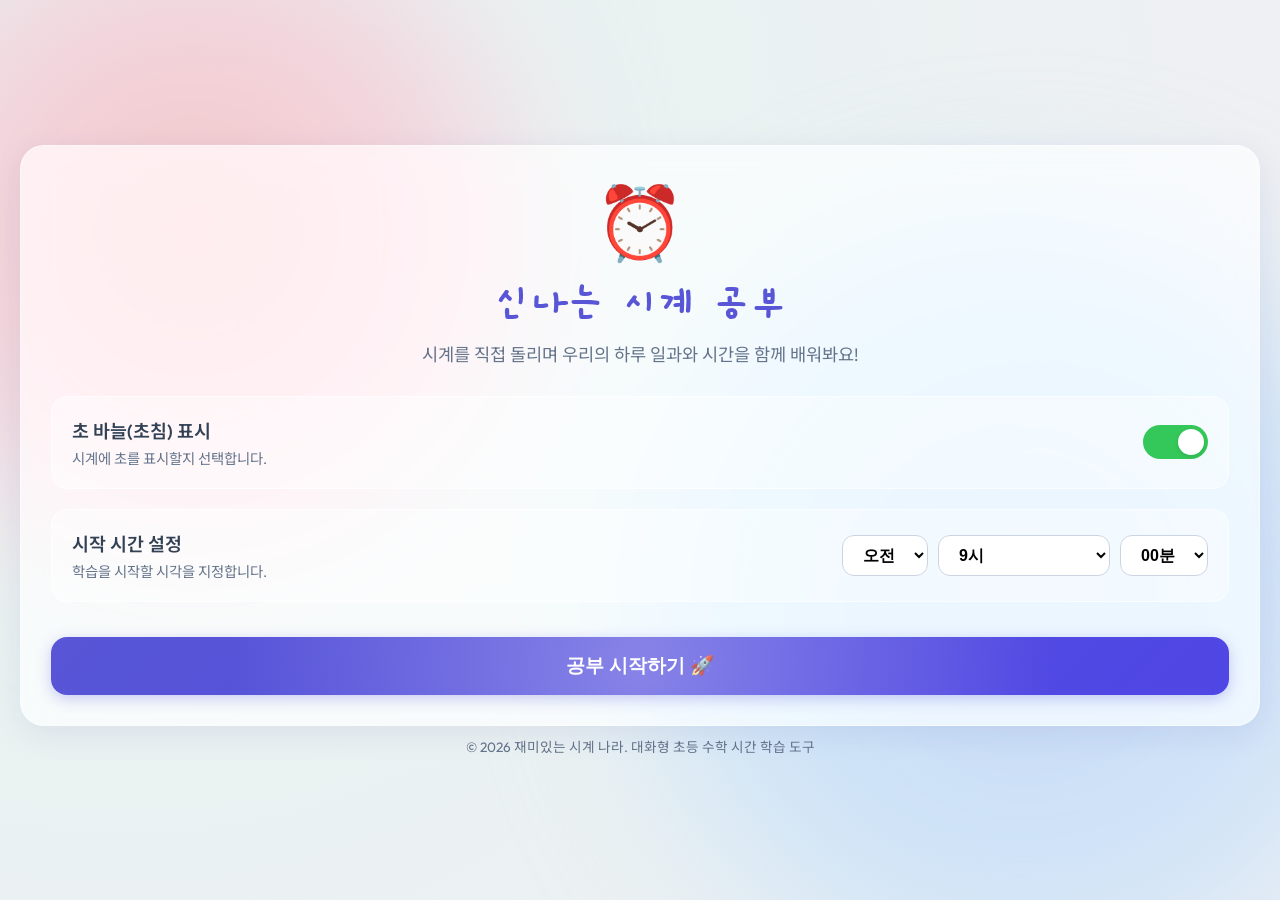
<file: index.html>
<!DOCTYPE html>
<html lang="ko">
<head>
    <meta charset="UTF-8">
    <meta name="viewport" content="width=device-width, initial-scale=1.0">
    <title>⏱️ 신나는 시계 공부 - 대화형 시간 학습 프로그램</title>
    <link rel="stylesheet" href="style.css">
    <!-- Google Fonts for modern and friendly typography -->
    <link rel="preconnect" href="https://fonts.googleapis.com">
    <link rel="preconnect" href="https://fonts.gstatic.com" crossorigin>
    <link href="https://fonts.googleapis.com/css2?family=Gaegu:wght@400;700&family=Outfit:wght@400;600;800&family=Noto+Sans+KR:wght@300;500;700;900&display=swap" rel="stylesheet">
</head>
<body>
    <!-- Background dynamic glow shapes -->
    <div class="glow-bg">
        <div class="shape shape-1"></div>
        <div class="shape shape-2"></div>
    </div>

    <!-- Main Container -->
    <main class="app-container">
        
        <!-- ==================== 1. 설정 화면 (Setup Screen) ==================== -->
        <section id="setup-screen" class="glass-card active">
            <header class="setup-header">
                <div class="logo-icon">⏰</div>
                <h1>신나는 시계 공부</h1>
                <p>시계를 직접 돌리며 우리의 하루 일과와 시간을 함께 배워봐요!</p>
            </header>

            <div class="setup-options">
                <div class="option-group">
                    <label class="option-label">
                        <span class="option-title">초 바늘(초침) 표시</span>
                        <span class="option-desc">시계에 초를 표시할지 선택합니다.</span>
                    </label>
                    <div class="toggle-switch">
                        <input type="checkbox" id="toggle-seconds" checked>
                        <label for="toggle-seconds" class="switch-slider"></label>
                    </div>
                </div>

                <div class="option-group">
                    <label class="option-label">
                        <span class="option-title">시작 시간 설정</span>
                        <span class="option-desc">학습을 시작할 시각을 지정합니다.</span>
                    </label>
                    <div class="time-selectors">
                        <select id="start-ampm" class="custom-select">
                            <option value="AM" selected>오전</option>
                            <option value="PM">오후</option>
                        </select>
                        <select id="start-hour" class="custom-select">
                            <option value="9" selected>9시</option>
                            <option value="12">12시 (정오/자정)</option>
                            <option value="1">1시</option>
                            <option value="2">2시</option>
                            <option value="3">3시</option>
                            <option value="4">4시</option>
                            <option value="5">5시</option>
                            <option value="6">6시</option>
                            <option value="7">7시</option>
                            <option value="8">8시</option>
                            <option value="10">10시</option>
                            <option value="11">11시</option>
                        </select>
                        <select id="start-minute" class="custom-select">
                            <option value="0" selected>00분</option>
                            <option value="10">10분</option>
                            <option value="20">20분</option>
                            <option value="30">30분</option>
                            <option value="40">40분</option>
                            <option value="50">50분</option>
                        </select>
                    </div>
                </div>
            </div>

            <button id="btn-start" class="btn btn-primary btn-glow">
                <span>공부 시작하기 🚀</span>
            </button>
        </section>

        <!-- ==================== 2. 학습 화면 (Study Screen) ==================== -->
        <section id="study-screen" class="glass-card">
            
            <!-- 상단 바 -->
            <header class="study-header">
                <button id="btn-back" class="btn-icon" title="설정으로 돌아가기">
                    <svg width="24" height="24" viewBox="0 0 24 24" fill="none" stroke="currentColor" stroke-width="2.5" stroke-linecap="round" stroke-linejoin="round"><line x1="19" y1="12" x2="5" y2="12"></line><polyline points="12 19 5 12 12 5"></polyline></svg>
                    <span>설정</span>
                </button>
                <div class="study-title">🕰️ 시계 놀이 학습</div>
                <button id="btn-reset" class="btn-icon" title="처음 시간으로 리셋">
                    <svg width="24" height="24" viewBox="0 0 24 24" fill="none" stroke="currentColor" stroke-width="2.5" stroke-linecap="round" stroke-linejoin="round"><path d="M21.5 2v6h-6M21.34 15.57a10 10 0 1 1-.57-8.38l5.67-5.67"></path></svg>
                    <span>리셋</span>
                </button>
            </header>

            <div class="study-body">
                <!-- 2.1 왼쪽 영역: 아날로그 시계 -->
                <div class="clock-panel">
                    <div class="clock-outer">
                        <div class="clock-face" id="clock-face">
                            <!-- 1~12 시간 숫자 (JS로 동적 생성 예정) -->
                            <div class="clock-numbers" id="clock-numbers"></div>
                            
                            <!-- 분 눈금 (JS로 동적 생성 예정) -->
                            <div class="clock-ticks" id="clock-ticks"></div>
                            
                            <!-- 시계 바늘들 -->
                            <div class="hand hour-hand" id="hour-hand" data-hand="hour">
                                <div class="hand-cap-label">시침</div>
                            </div>
                            <div class="hand minute-hand" id="minute-hand" data-hand="minute">
                                <div class="hand-cap-label">분침</div>
                            </div>
                            <div class="hand second-hand" id="second-hand" data-hand="second"></div>
                            
                            <!-- 시계 중심 핀 -->
                            <div class="center-pin"></div>
                        </div>
                    </div>
                    
                    <div class="clock-controls-info">
                        <p class="guide-text">💡 시계의 <strong>시침(빨간색)</strong> 또는 <strong>분침(파란색)</strong>을 마우스나 터치로 돌려보세요!</p>
                        <div class="helper-toggles">
                            <label class="checkbox-container">
                                <input type="checkbox" id="show-minute-guides">
                                <span class="checkmark"></span>
                                분 가이드(0~59분) 표시하기
                            </label>
                        </div>
                    </div>
                </div>

                <!-- 2.2 오른쪽 영역: 하루 루틴 카드 및 디지털 퀴즈 -->
                <div class="routine-panel">
                    
                    <!-- 루틴 배경 카드 -->
                    <div class="routine-card" id="routine-card">
                        <div class="routine-overlay"></div>
                        <div class="routine-content">
                            <div class="routine-illustration" id="routine-illustration">
                                <!-- JS에서 SVG 또는 CSS 일러스트 동적 삽입 -->
                                <div class="illustration-placeholder">🎒</div>
                            </div>
                            <h2 class="routine-title" id="routine-title">학교 수업</h2>
                            <p class="routine-desc" id="routine-desc">재미있는 공부를 시작해 볼까요? 친구들과 선생님을 만나요.</p>
                        </div>
                    </div>

                    <!-- 디지털 시계 퀴즈 섹션 -->
                    <div class="quiz-card">
                        <div class="quiz-header">
                            <h3>지금은 몇 시 몇 분일까요?</h3>
                        </div>
                        
                        <div class="quiz-display-container">
                            <!-- 가려진 화면 -->
                            <div class="quiz-overlay active" id="quiz-overlay">
                                <button id="btn-reveal" class="btn btn-reveal btn-glow">
                                    <span>정답 확인하기 🔍</span>
                                </button>
                                <p class="quiz-hint-text">아날로그 시계를 보고 맞춘 후 정답을 확인하세요.</p>
                            </div>

                            <!-- 실제 정답 시각 (디지털) -->
                            <div class="quiz-answer" id="quiz-answer">
                                <div class="digital-clock" id="digital-clock">
                                    <span class="digital-ampm" id="dig-ampm">오전</span>
                                    <span class="digital-time" id="dig-time">09:00</span>
                                    <span class="digital-sec-container" id="dig-sec-container">
                                        <span class="digital-colon">:</span>
                                        <span class="digital-sec" id="dig-sec">00</span>초
                                    </span>
                                </div>
                                <button id="btn-hide-answer" class="btn btn-secondary btn-sm">
                                    <span>다시 가리기 🙈</span>
                                </button>
                            </div>
                        </div>

                        <!-- 실시간 표시 옵션 -->
                        <div class="quiz-settings">
                            <label class="checkbox-container">
                                <input type="checkbox" id="always-show-digital">
                                <span class="checkmark"></span>
                                실시간으로 바로 정답 보기 (연습 모드)
                            </label>
                        </div>
                    </div>

                </div>
            </div>
        </section>
    </main>

    <footer class="app-footer">
        <p>&copy; 2026 재미있는 시계 나라. 대화형 초등 수학 시간 학습 도구</p>
    </footer>

    <script src="script.js"></script>
</body>
</html>
</file>
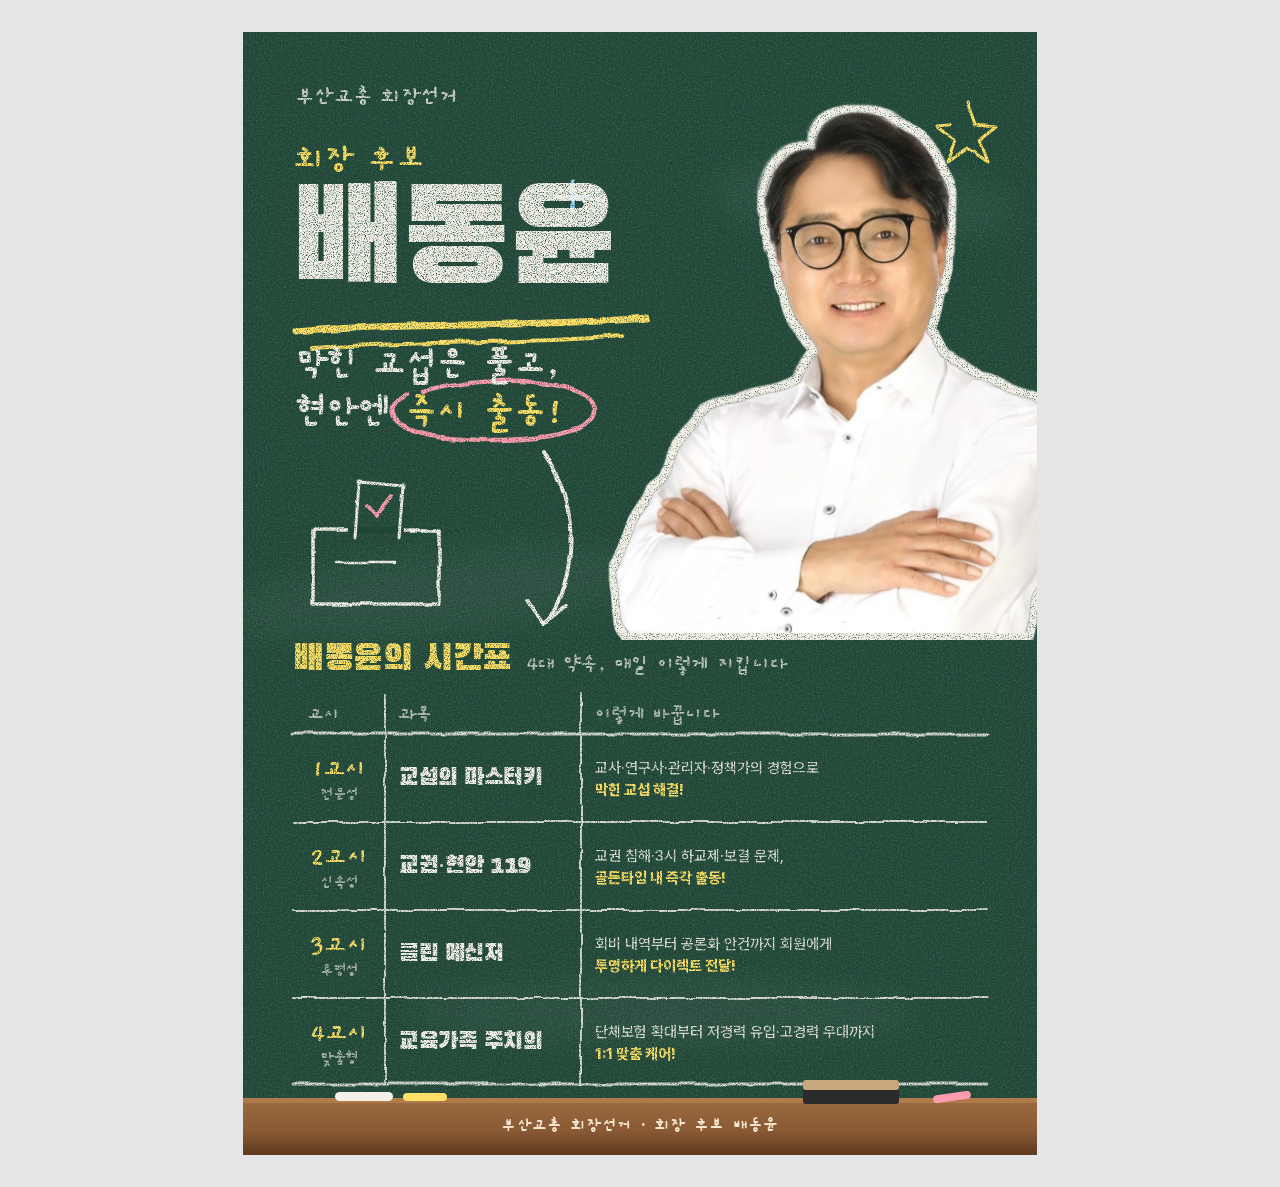
<file: election-flyer/chalkboard.html>
<!DOCTYPE html>
<html lang="ko">
<head>
<meta charset="UTF-8">
<meta name="viewport" content="width=device-width, initial-scale=1.0">
<title>배동윤의 시간표</title>
<link rel="preconnect" href="https://fonts.googleapis.com">
<link rel="preconnect" href="https://fonts.gstatic.com" crossorigin>
<link href="https://fonts.googleapis.com/css2?family=Black+Han+Sans&family=Gaegu:wght@400;700&display=block" rel="stylesheet">
<style>
  @font-face {
    font-family: "Pretendard Variable";
    src: url("fonts/PretendardVariable.woff2") format("woff2-variations");
    font-weight: 45 920;
    font-display: block;
  }
  :root {
    --board: #1f4636;
    --board-dark: #173528;
    --chalk: #f4f1e8;
    --chalk-yellow: #ffe066;
    --chalk-pink: #ff9db0;
    --chalk-sky: #9ad7ff;
    --wood: #8a5a34;
    --wood-dark: #5e3b20;
    --display: "Black Han Sans", "Pretendard Variable", sans-serif;
    --hand: "Gaegu", "Pretendard Variable", cursive;
    --body: "Pretendard Variable", "Apple SD Gothic Neo", "Noto Sans KR", sans-serif;
    --stage: #e5e5e5;
  }
  @media (prefers-color-scheme: dark) { :root:not([data-theme="light"]) { --stage: #111; } }
  :root[data-theme="dark"] { --stage: #111; }

  * { box-sizing: border-box; margin: 0; padding: 0; }
  html, body { background: var(--stage); }
  body { min-height: 100vh; display: grid; place-items: center; padding: 32px 16px; overflow-x: hidden; font-family: var(--body); -webkit-font-smoothing: antialiased; }
  .fit { width: 794px; height: 1123px; transform-origin: top left; }
  .fit-wrap { width: 794px; height: 1123px; }

  .sheet {
    position: relative; width: 794px; height: 1123px; overflow: hidden;
    background: var(--board); color: var(--chalk);
    print-color-adjust: exact; -webkit-print-color-adjust: exact;
  }
  .art { position: absolute; inset: 0; width: 100%; height: 100%; }
  .defs { position: absolute; width: 0; height: 0; } /* shared/flyer.js injects this */
  .chalk { filter: url(#chalk); }

  /* ---------- headline ---------- */
  .head { position: absolute; left: 52px; top: 50px; width: 380px; }
  .date { font-family: var(--hand); font-weight: 700; font-size: 24px; letter-spacing: -0.03em; color: rgba(244,241,232,.82); }
  .role { margin-top: 26px; font-family: var(--hand); font-weight: 700; font-size: 36px; letter-spacing: -0.03em; color: var(--chalk-yellow); }
  h1 { margin-top: -4px; margin-left: -4px; font-family: var(--display); font-weight: 400; font-size: 132px; line-height: 1; letter-spacing: -0.03em; color: var(--chalk); }
  .slogan { margin-top: 30px; font-family: var(--hand); font-weight: 700; font-size: 40px; line-height: 1.2; letter-spacing: -0.04em; color: var(--chalk); }
  .slogan .y { color: var(--chalk-yellow); }

  /* ---------- timetable ---------- */
  .tt { position: absolute; left: 50px; right: 50px; top: 606px; }
  .tt-title { display: flex; align-items: baseline; gap: 14px; }
  .tt-title h2 { font-family: var(--display); font-weight: 400; font-size: 36px; color: var(--chalk-yellow); letter-spacing: -0.01em; }
  .tt-title span { font-family: var(--hand); font-weight: 700; font-size: 22px; letter-spacing: -0.03em; color: rgba(244,241,232,.75); }
  .grid { margin-top: 12px; display: grid; grid-template-columns: 92px 196px 1fr; grid-template-rows: 40px repeat(4, 88px); }
  .grid > div { padding: 0 14px; display: flex; flex-direction: column; justify-content: center; }
  .grid .hd { padding: 0 14px; font-family: var(--hand); font-weight: 700; font-size: 21px; letter-spacing: -0.03em; color: rgba(244,241,232,.7); }
  .period { font-family: var(--hand); font-weight: 700; font-size: 28px; white-space: nowrap; letter-spacing: -0.04em; color: var(--chalk-yellow); line-height: 1; text-align: center; align-items: center; }
  .period small { display: block; margin-top: 2px; font-size: 17px; color: rgba(244,241,232,.65); }
    .subj h3 { font-family: var(--display); font-weight: 400; font-size: 24px; line-height: 1.15; letter-spacing: -0.02em; color: var(--chalk); }
  .desc { font-size: 15px; line-height: 1.5; font-weight: 500; color: rgba(244,241,232,.9); word-break: keep-all; }
  .desc b { font-weight: 800; color: var(--chalk-yellow); }

  /* ---------- ledge ---------- */
  .ledge-txt { position: absolute; left: 0; right: 0; bottom: 18px; text-align: center; font-family: var(--hand); font-weight: 700; font-size: 18px; color: #f6e6cf; letter-spacing: .02em; }

  /* ---------- motion: chalk writing ---------- */
  .anim .draw { stroke-dasharray: var(--len, 1200); stroke-dashoffset: var(--len, 1200); animation: draw 900ms cubic-bezier(.6,.1,.3,1) forwards; }
  .anim .d1 { animation-delay: 700ms; } .anim .d2 { animation-delay: 1100ms; } .anim .d3 { animation-delay: 1500ms; } .anim .d4 { animation-delay: 1700ms; }
  .anim .person { animation: rise 900ms cubic-bezier(.15,.9,.25,1) 100ms both; }
  .anim .head > * { animation: write 700ms steps(14) both; }
  .anim .head > :nth-child(2) { animation-delay: 150ms; } .anim .head > :nth-child(3) { animation-delay: 300ms; } .anim .head > :nth-child(4) { animation-delay: 550ms; }
  .anim .tt { animation: fade 700ms ease 900ms both; }
  @keyframes draw { to { stroke-dashoffset: 0; } }
  @keyframes rise { from { opacity: 0; transform: translateY(60px); } to { opacity: 1; transform: none; } }
  @keyframes write { from { clip-path: inset(0 100% 0 0); } to { clip-path: inset(0 0 0 0); } }
  @keyframes fade { from { opacity: 0; } to { opacity: 1; } }
  @media (prefers-reduced-motion: reduce) { .anim * { animation: none !important; stroke-dashoffset: 0 !important; } }

  @page { size: A4; margin: 0; }
  @media print {
    html, body { background: #fff; }
    body { display: block; padding: 0; min-height: 0; }
    .fit, .fit-wrap { width: auto; height: auto; transform: none !important; }
    .anim * { animation: none !important; }
    .draw { stroke-dashoffset: 0 !important; }
  }
</style>
</head>
<body>
<div class="fit-wrap" id="fitWrap">
<div class="fit" id="fit">
<!-- 시안 C: 칠판 시간표 -->
<article class="sheet anim" id="sheet">

  <svg class="art" viewBox="0 0 794 1123" aria-hidden="true">
    <defs>
      <!-- chalk: speckled, dry-brush coverage -->
      <filter id="chalk" x="-5%" y="-5%" width="110%" height="110%">
        <feTurbulence type="fractalNoise" baseFrequency="0.9" numOctaves="2" seed="7" result="n"/>
        <feColorMatrix in="n" type="matrix" values="0 0 0 0 0  0 0 0 0 0  0 0 0 0 0  -3.2 0 0 0 2.55" result="m"/>
        <feComposite in="SourceGraphic" in2="m" operator="in"/>
      </filter>
      <!-- hand-drawn line: wobble + chalk -->
      <filter id="rough" x="-5%" y="-5%" width="110%" height="110%">
        <feTurbulence type="fractalNoise" baseFrequency="0.035" numOctaves="2" seed="3" result="w"/>
        <feDisplacementMap in="SourceGraphic" in2="w" scale="5" xChannelSelector="R" yChannelSelector="G" result="d"/>
        <feTurbulence type="fractalNoise" baseFrequency="0.9" numOctaves="2" seed="9" result="n"/>
        <feColorMatrix in="n" type="matrix" values="0 0 0 0 0  0 0 0 0 0  0 0 0 0 0  -3 0 0 0 2.5" result="m"/>
        <feComposite in="d" in2="m" operator="in"/>
      </filter>
      <!-- board surface: dust + eraser smears -->
      <filter id="dust"><feTurbulence type="fractalNoise" baseFrequency="0.6" numOctaves="3" seed="2"/>
        <feColorMatrix type="matrix" values="0 0 0 0 1  0 0 0 0 1  0 0 0 0 1  0 0 0 .55 -.22"/></filter>
      <filter id="smear"><feGaussianBlur stdDeviation="18"/></filter>
      <!-- white chalk outline around the candidate -->
      <filter id="outline" x="-5%" y="-5%" width="110%" height="110%">
        <feMorphology in="SourceAlpha" operator="dilate" radius="7" result="d"/>
        <feFlood flood-color="#f4f1e8"/><feComposite in2="d" operator="in" result="o"/>
        <feTurbulence type="fractalNoise" baseFrequency="0.9" numOctaves="2" seed="5" result="n"/>
        <feColorMatrix in="n" type="matrix" values="0 0 0 0 0  0 0 0 0 0  0 0 0 0 0  -3 0 0 0 2.6" result="m"/>
        <feComposite in="o" in2="m" operator="in" result="oc"/>
        <feMerge><feMergeNode in="oc"/><feMergeNode in="SourceGraphic"/></feMerge>
      </filter>
      <linearGradient id="woodG" x1="0" y1="0" x2="0" y2="1">
        <stop offset="0" stop-color="#9a6a40"/><stop offset=".55" stop-color="#8a5a34"/><stop offset="1" stop-color="#5e3b20"/>
      </linearGradient>
    </defs>

    <!-- board -->
    <rect width="794" height="1123" fill="#1f4636"/>
    <g filter="url(#smear)" fill="#fff" opacity=".05">
      <ellipse cx="200" cy="560" rx="220" ry="40" transform="rotate(-6 200 560)"/>
      <ellipse cx="620" cy="170" rx="160" ry="34" transform="rotate(4 620 170)"/>
      <ellipse cx="420" cy="980" rx="260" ry="30"/>
    </g>
    <rect width="794" height="1123" filter="url(#dust)" opacity=".5"/>
    <!-- faint ghost of yesterday's lesson -->
    <g font-family="Gaegu" font-weight="700" font-size="30" fill="#fff" opacity=".05">
      <text x="470" y="560">가나다라마바사</text>
    </g>

    <!-- candidate, with a chalk outline -->
    <g class="person">
      <image href="assets/candidate.webp" x="372" y="78" width="460" height="523" filter="url(#outline)"/>
    </g>

    <!-- chalk doodles -->
    <g fill="none" stroke-linecap="round" stroke-linejoin="round" filter="url(#rough)">
      <!-- double underline under the name -->
      <path class="draw d1" style="--len:420" d="M 52 300 C 150 290, 280 296, 404 286" stroke="#ffe066" stroke-width="7"/>
      <path class="draw d1" style="--len:380" d="M 70 316 C 170 309, 280 312, 380 304" stroke="#ffe066" stroke-width="4"/>
      <!-- circle around 즉시 출동 -->
      <path class="draw d2" style="--len:700" d="M 180 360 C 250 340, 348 348, 352 376 C 356 404, 278 412, 206 406 C 148 402, 134 374, 164 362" stroke="#ff9db0" stroke-width="4.5"/>
      <!-- arrow down to the timetable -->
      <path class="draw d3" style="--len:300" d="M 300 420 C 336 470, 336 540, 304 590" stroke="#f4f1e8" stroke-width="4"/>
      <path class="draw d3" style="--len:80" d="M 284 568 L 300 592 L 322 574" stroke="#f4f1e8" stroke-width="4"/>
      <!-- ballot box doodle -->
      <path class="draw d4" style="--len:420" d="M 70 498 L 196 498 L 196 572 L 70 572 Z" stroke="#f4f1e8" stroke-width="3.5"/>
      <path class="draw d4" style="--len:120" d="M 108 498 L 158 498" stroke="#1f4636" stroke-width="6"/>
      <path class="draw d4" style="--len:220" d="M 112 506 L 116 450 L 160 454 L 156 506" stroke="#f4f1e8" stroke-width="3"/>
      <path class="draw d4" style="--len:80" d="M 124 474 l 9 10 l 16 -20" stroke="#ff9db0" stroke-width="4"/>
      <path class="draw d4" style="--len:60" d="M 92 530 H 174" stroke="#f4f1e8" stroke-width="2.5"/>
      <!-- stars & sparkle -->
      <path class="draw d4" style="--len:200" d="M 724 70 l 8 22 l 22 2 l -18 14 l 8 22 l -20 -14 l -20 14 l 8 -22 l -18 -14 l 22 -2 z" stroke="#ffe066" stroke-width="3"/>
      <path class="draw d4" style="--len:120" d="M 330 150 v 30 M 315 165 h 30" stroke="#9ad7ff" stroke-width="3.5"/>
    </g>

    <!-- timetable grid -->
    <g fill="none" stroke="#f4f1e8" stroke-linecap="round" filter="url(#rough)" opacity=".85">
      <path class="draw d2" style="--len:720" d="M 50 702 H 744" stroke-width="3"/>
      <path class="draw d2" style="--len:720" d="M 50 790 H 744" stroke-width="2"/>
      <path class="draw d2" style="--len:720" d="M 50 878 H 744" stroke-width="2"/>
      <path class="draw d3" style="--len:720" d="M 50 966 H 744" stroke-width="2"/>
      <path class="draw d3" style="--len:720" d="M 50 1052 H 744" stroke-width="3"/>
      <path class="draw d3" style="--len:420" d="M 142 662 V 1052" stroke-width="2"/>
      <path class="draw d3" style="--len:420" d="M 338 662 V 1052" stroke-width="2"/>
    </g>

    <!-- wooden ledge with chalk + eraser -->
    <rect x="0" y="1068" width="794" height="55" fill="url(#woodG)"/>
    <rect x="0" y="1066" width="794" height="5" fill="#b07a4b"/>
    <g>
      <rect x="560" y="1056" width="96" height="16" rx="3" fill="#2b2b2b"/>
      <rect x="560" y="1048" width="96" height="10" rx="3" fill="#c9a77c"/>
      <rect x="92" y="1060" width="58" height="9" rx="4.5" fill="#f4f1e8"/>
      <rect x="160" y="1061" width="44" height="8" rx="4" fill="#ffe066"/>
      <rect x="690" y="1061" width="38" height="8" rx="4" fill="#ff9db0" transform="rotate(-8 709 1065)"/>
    </g>
  </svg>

  <header class="head">
    <p class="date chalk">부산교총 회장선거</p>
    <p class="role chalk">회장 후보</p>
    <h1 class="chalk">배동윤</h1>
    <p class="slogan chalk">막힌 교섭은 풀고,<br>현안엔 <span class="y">즉시 출동!</span></p>
  </header>

  <section class="tt">
    <div class="tt-title chalk"><h2>배동윤의 시간표</h2><span>4대 약속, 매일 이렇게 지킵니다</span></div>
    <div class="grid chalk">
      <div class="hd">교시</div><div class="hd">과목</div><div class="hd">이렇게 바꿉니다</div>

      <div class="period">1교시<small>전문성</small></div>
      <div class="subj"><h3>교섭의 마스터키</h3></div>
      <div class="desc">교사·연구사·관리자·정책가의 경험으로<br><b>막힌 교섭 해결!</b></div>

      <div class="period">2교시<small>신속성</small></div>
      <div class="subj"><h3>교권·현안 119</h3></div>
      <div class="desc">교권 침해·3시 하교제·보결 문제,<br><b>골든타임 내 즉각 출동!</b></div>

      <div class="period">3교시<small>투명성</small></div>
      <div class="subj"><h3>클린 메신저</h3></div>
      <div class="desc">회비 내역부터 공론화 안건까지 회원에게<br><b>투명하게 다이렉트 전달!</b></div>

      <div class="period">4교시<small>맞춤형</small></div>
      <div class="subj"><h3>교육가족 주치의</h3></div>
      <div class="desc">단체보험 확대부터 저경력 유입·고경력 우대까지<br><b>1:1 맞춤 케어!</b></div>
    </div>
  </section>

  <p class="ledge-txt">부산교총 회장선거 · 회장 후보 배동윤</p>
</article>
</div>
</div>
<script src="shared/flyer.js"></script>
</body>
</html>
</file>
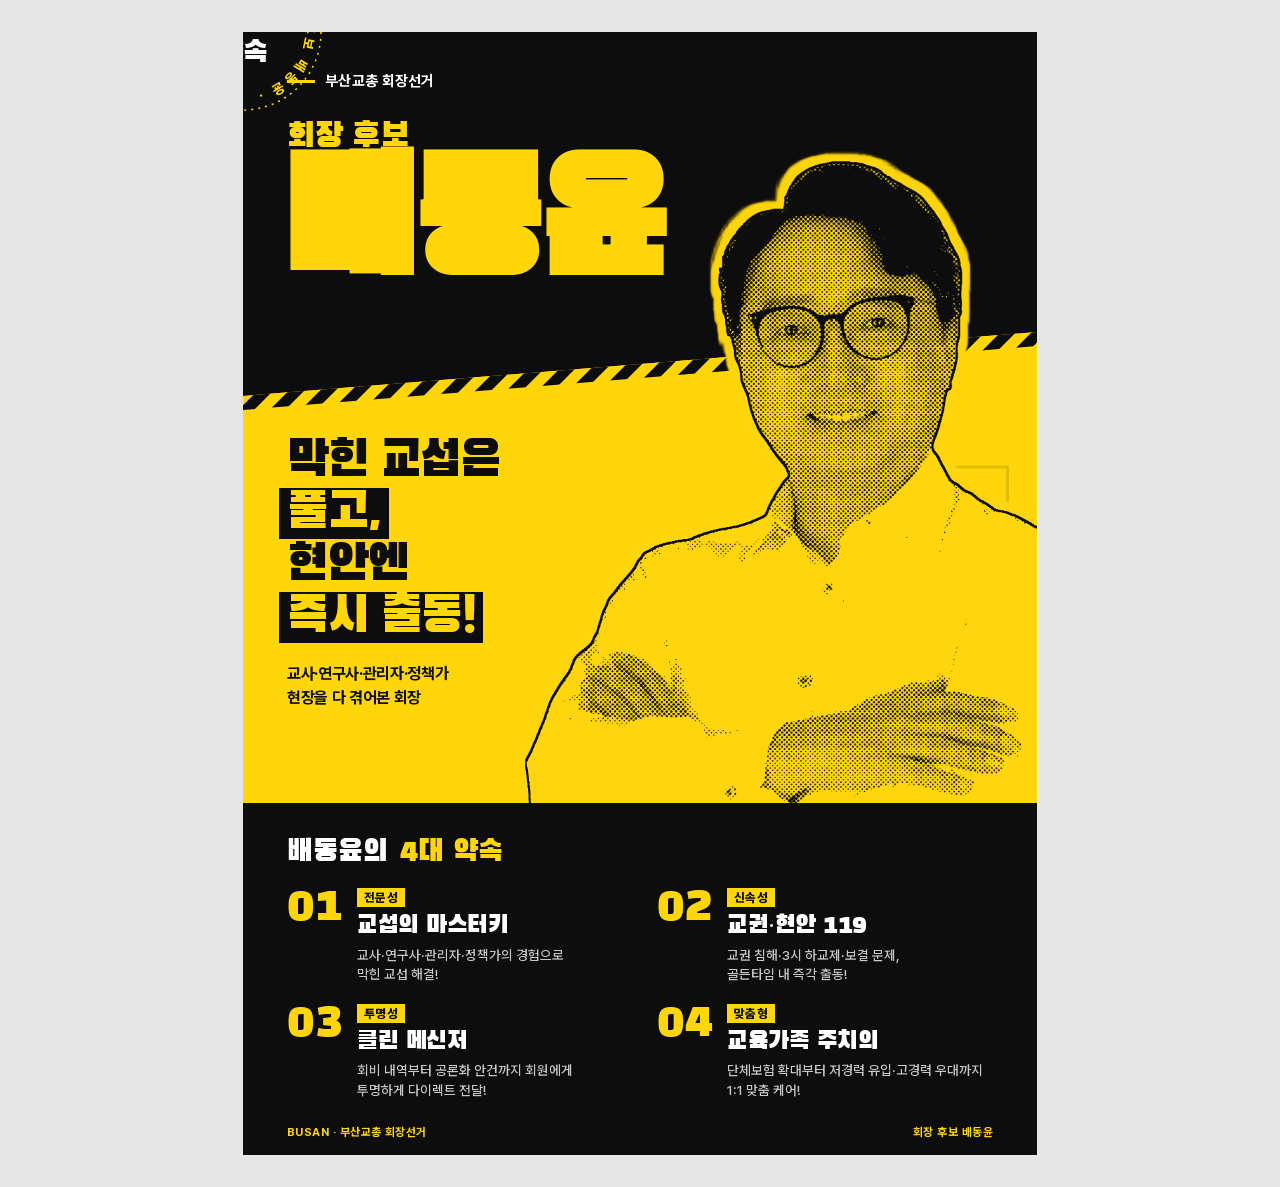
<file: election-flyer/icon.html>
<!DOCTYPE html>
<html lang="ko">
<head>
<meta charset="UTF-8">
<meta name="viewport" content="width=device-width, initial-scale=1.0">
<title>배동윤 아이콘 포스터</title>
<link rel="preconnect" href="https://fonts.googleapis.com">
<link rel="preconnect" href="https://fonts.gstatic.com" crossorigin>
<link href="https://fonts.googleapis.com/css2?family=Black+Han+Sans&display=block" rel="stylesheet">
<style>
  @font-face {
    font-family: "Pretendard Variable";
    src: url("fonts/PretendardVariable.woff2") format("woff2-variations");
    font-weight: 45 920;
    font-display: block;
  }
  :root {
    --ink: #0d0d0d;
    --volt: #ffd60a;
    --paper: #fffbea;
    --display: "Black Han Sans", "Pretendard Variable", sans-serif;
    --body: "Pretendard Variable", "Apple SD Gothic Neo", "Noto Sans KR", sans-serif;
    --stage: #e5e5e5;
  }
  @media (prefers-color-scheme: dark) { :root:not([data-theme="light"]) { --stage: #111; } }
  :root[data-theme="dark"] { --stage: #111; }

  * { box-sizing: border-box; margin: 0; padding: 0; }
  html, body { background: var(--stage); }
  body { min-height: 100vh; display: grid; place-items: center; padding: 32px 16px; overflow-x: hidden; font-family: var(--body); -webkit-font-smoothing: antialiased; }
  .fit { width: 794px; height: 1123px; transform-origin: top left; }
  .fit-wrap { width: 794px; height: 1123px; }

  .sheet {
    position: relative; width: 794px; height: 1123px; overflow: hidden;
    background: var(--volt); color: var(--ink);
    print-color-adjust: exact; -webkit-print-color-adjust: exact;
  }
  .art { position: absolute; inset: 0; width: 100%; height: 100%; }
  .defs { position: absolute; width: 0; height: 0; } /* shared/flyer.js injects this */

  /* ---------- top band ---------- */
  .top { position: absolute; left: 44px; top: 40px; color: #fff; }
  .kicker { display: flex; align-items: center; gap: 10px; font-size: 15px; font-weight: 700; letter-spacing: .02em; }
  .kicker i { width: 28px; height: 3px; background: var(--volt); }
  .role { margin-top: 26px; font-family: var(--display); font-size: 34px; color: var(--volt); letter-spacing: -0.01em; }
  .name {
    margin-top: -2px; margin-left: -6px;
    font-family: var(--display); font-size: 158px; line-height: .92; color: var(--volt);
    letter-spacing: -0.04em;
  }

  /* ---------- slogan ---------- */
  .slogan {
    position: absolute; left: 44px; top: 404px; width: 280px;
    font-family: var(--display); font-size: 50px; line-height: 1.04; letter-spacing: -0.03em;
  }
  .slogan .hl { background: var(--ink); color: var(--volt); padding: 0 8px; margin-left: -8px; box-decoration-break: clone; -webkit-box-decoration-break: clone; }
  .sub { margin-top: 18px; font-family: var(--body); font-size: 16px; line-height: 1.5; font-weight: 700; letter-spacing: -0.02em; }

  /* ---------- pledges ---------- */
  .pledges {
    position: absolute; left: 0; right: 0; bottom: 0; height: 352px;
    background: var(--ink); color: #fff;
    padding: 30px 44px 22px;
  }
  .pledges h2 { display: flex; align-items: baseline; gap: 12px; font-family: var(--display); font-size: 30px; font-weight: 400; color: #fff; }
  .pledges h2 em { font-style: normal; color: var(--volt); }
  .grid { margin-top: 16px; display: grid; grid-template-columns: 1fr 1fr; column-gap: 34px; row-gap: 18px; }
  .p { display: grid; grid-template-columns: 58px 1fr; column-gap: 12px; }
  .p .no { font-family: var(--display); font-size: 46px; line-height: .9; color: var(--volt); }
  .p .kw { display: inline-block; font-size: 12.5px; font-weight: 800; color: var(--ink); background: var(--volt); padding: 2px 7px; letter-spacing: .02em; }
  .p h3 { margin-top: 5px; font-family: var(--display); font-weight: 400; font-size: 25px; line-height: 1.1; letter-spacing: -0.02em; }
  .p p { margin-top: 6px; font-size: 13.5px; line-height: 1.45; font-weight: 500; color: rgba(255,255,255,.78); word-break: keep-all; }
  .foot { position: absolute; left: 44px; right: 44px; bottom: 16px; display: flex; justify-content: space-between; font-size: 11.5px; font-weight: 700; color: var(--volt); letter-spacing: .04em; }

  /* ---------- motion ---------- */
  .anim .band      { animation: wipe 700ms cubic-bezier(.7,0,.2,1) both; }
  .anim .portrait  { animation: rise 900ms cubic-bezier(.15,.9,.25,1) 200ms both; }
  .anim .badge     { animation: spinin 1000ms cubic-bezier(.2,1.2,.4,1) 700ms both; transform-box: fill-box; transform-origin: center; }
  .anim .badge-txt { animation: spin 24s linear infinite; transform-box: fill-box; transform-origin: center; }
  .anim .name      { animation: slam 600ms cubic-bezier(.2,1.4,.4,1) 300ms both; transform-origin: left bottom; }
  .anim .role, .anim .kicker { animation: fade 500ms ease 500ms both; }
  .anim .slogan    { animation: fade 600ms ease 650ms both; }
  .anim .pledges   { animation: up 700ms cubic-bezier(.15,.9,.25,1) 400ms both; }
  @keyframes wipe { from { transform: translateX(-100%); } to { transform: none; } }
  @keyframes rise { from { opacity: 0; transform: translateY(80px); } to { opacity: 1; transform: none; } }
  @keyframes slam { from { opacity: 0; transform: scale(1.6) rotate(-4deg); } to { opacity: 1; transform: none; } }
  @keyframes spinin { from { opacity: 0; transform: scale(.2) rotate(-180deg); } to { opacity: 1; transform: none; } }
  @keyframes spin { to { transform: rotate(360deg); } }
  @keyframes fade { from { opacity: 0; transform: translateY(16px); } to { opacity: 1; transform: none; } }
  @keyframes up { from { transform: translateY(100%); } to { transform: none; } }
  @media (prefers-reduced-motion: reduce) { .anim * { animation: none !important; } }

  @page { size: A4; margin: 0; }
  @media print {
    html, body { background: #fff; }
    body { display: block; padding: 0; min-height: 0; }
    .fit, .fit-wrap { width: auto; height: auto; transform: none !important; }
    .anim * { animation: none !important; }
  }
</style>
</head>
<body>
<div class="fit-wrap" id="fitWrap">
<div class="fit" id="fit">
<!-- 시안 D: 아이콘 포스터 (black × volt yellow, halftone portrait) -->
<article class="sheet anim" id="sheet">

  <svg class="art" viewBox="0 0 794 1123" aria-hidden="true">
    <defs>
      <!-- recolour the single-ink halftone -->
      <filter id="toInk"><feFlood flood-color="#0d0d0d"/><feComposite in2="SourceAlpha" operator="in"/></filter>
      <!-- solid yellow silhouette (+ border) so the head reads as a cut-out over the black band -->
      <filter id="voltSil" x="-5%" y="-5%" width="110%" height="110%">
        <feMorphology in="SourceAlpha" operator="dilate" radius="9" result="d"/>
        <feFlood flood-color="#ffd60a"/><feComposite in2="d" operator="in"/>
      </filter>
      <pattern id="hazard" width="22" height="22" patternUnits="userSpaceOnUse" patternTransform="rotate(45)">
        <rect width="22" height="22" fill="#ffd60a"/><rect width="11" height="22" fill="#0d0d0d"/>
      </pattern>
      <path id="ring" d="M 0 0 m -62 0 a 62 62 0 1 1 124 0 a 62 62 0 1 1 -124 0"/>
    </defs>

    <!-- black band, cut on a tilt -->
    <g class="band"><polygon points="0,0 794,0 794,300 0,364" fill="#0d0d0d"/></g>

    <!-- giant ghost numeral -->
    <text x="804" y="760" text-anchor="end" font-family="Black Han Sans" font-size="520" fill="none"
          stroke="#0d0d0d" stroke-opacity=".12" stroke-width="3">4</text>

    <!-- hazard tape along the cut -->
    <polygon points="0,364 794,300 794,314 0,378" fill="url(#hazard)"/>

    <!-- portrait: the yellow silhouette masks the band and tape so the head pops out in front -->
    <g class="portrait">
      <image href="assets/candidate.webp" x="282" y="128" width="600" height="682" filter="url(#voltSil)"/>
      <image href="assets/candidate-halftone.png" x="282" y="128" width="600" height="682" filter="url(#toInk)"/>
    </g>


    <!-- rotating badge -->
    <g class="badge" transform="translate(668 676)">
      <circle r="84" fill="#0d0d0d"/>
      <circle r="78" fill="none" stroke="#ffd60a" stroke-width="1.5" stroke-dasharray="2 5"/>
      <g class="badge-txt">
        <text font-family="Pretendard Variable" font-weight="800" font-size="13.5" letter-spacing="3.2" fill="#ffd60a">
          <textPath href="#ring">부산교총 회장선거 · 회장 후보 배동윤 · </textPath>
        </text>
      </g>
      <text y="-6" text-anchor="middle" font-family="Black Han Sans" font-size="40" fill="#ffd60a">4대</text>
      <text y="30" text-anchor="middle" font-family="Black Han Sans" font-size="30" fill="#fff">약속</text>
    </g>
  </svg>

  <header class="top">
    <p class="kicker"><i></i>부산교총 회장선거</p>
    <p class="role">회장 후보</p>
    <h1 class="name">배동윤</h1>
  </header>

  <p class="slogan">
    막힌 교섭은<br><span class="hl">풀고,</span><br>현안엔<br><span class="hl">즉시 출동!</span>
    <span class="sub" style="display:block">교사·연구사·관리자·정책가<br>현장을 다 겪어본 회장</span>
  </p>

  <section class="pledges">
    <h2>배동윤의 <em>4대 약속</em></h2>
    <div class="grid">
      <div class="p"><span class="no">01</span><div><span class="kw">전문성</span><h3>교섭의 마스터키</h3><p>교사·연구사·관리자·정책가의 경험으로<br>막힌 교섭 해결!</p></div></div>
      <div class="p"><span class="no">02</span><div><span class="kw">신속성</span><h3>교권·현안 119</h3><p>교권 침해·3시 하교제·보결 문제,<br>골든타임 내 즉각 출동!</p></div></div>
      <div class="p"><span class="no">03</span><div><span class="kw">투명성</span><h3>클린 메신저</h3><p>회비 내역부터 공론화 안건까지 회원에게<br>투명하게 다이렉트 전달!</p></div></div>
      <div class="p"><span class="no">04</span><div><span class="kw">맞춤형</span><h3>교육가족 주치의</h3><p>단체보험 확대부터 저경력 유입·고경력 우대까지<br>1:1 맞춤 케어!</p></div></div>
    </div>
    <div class="foot"><span>BUSAN · 부산교총 회장선거</span><span>회장 후보 배동윤</span></div>
  </section>
</article>
</div>
</div>
<script src="shared/flyer.js"></script>
</body>
</html>
</file>
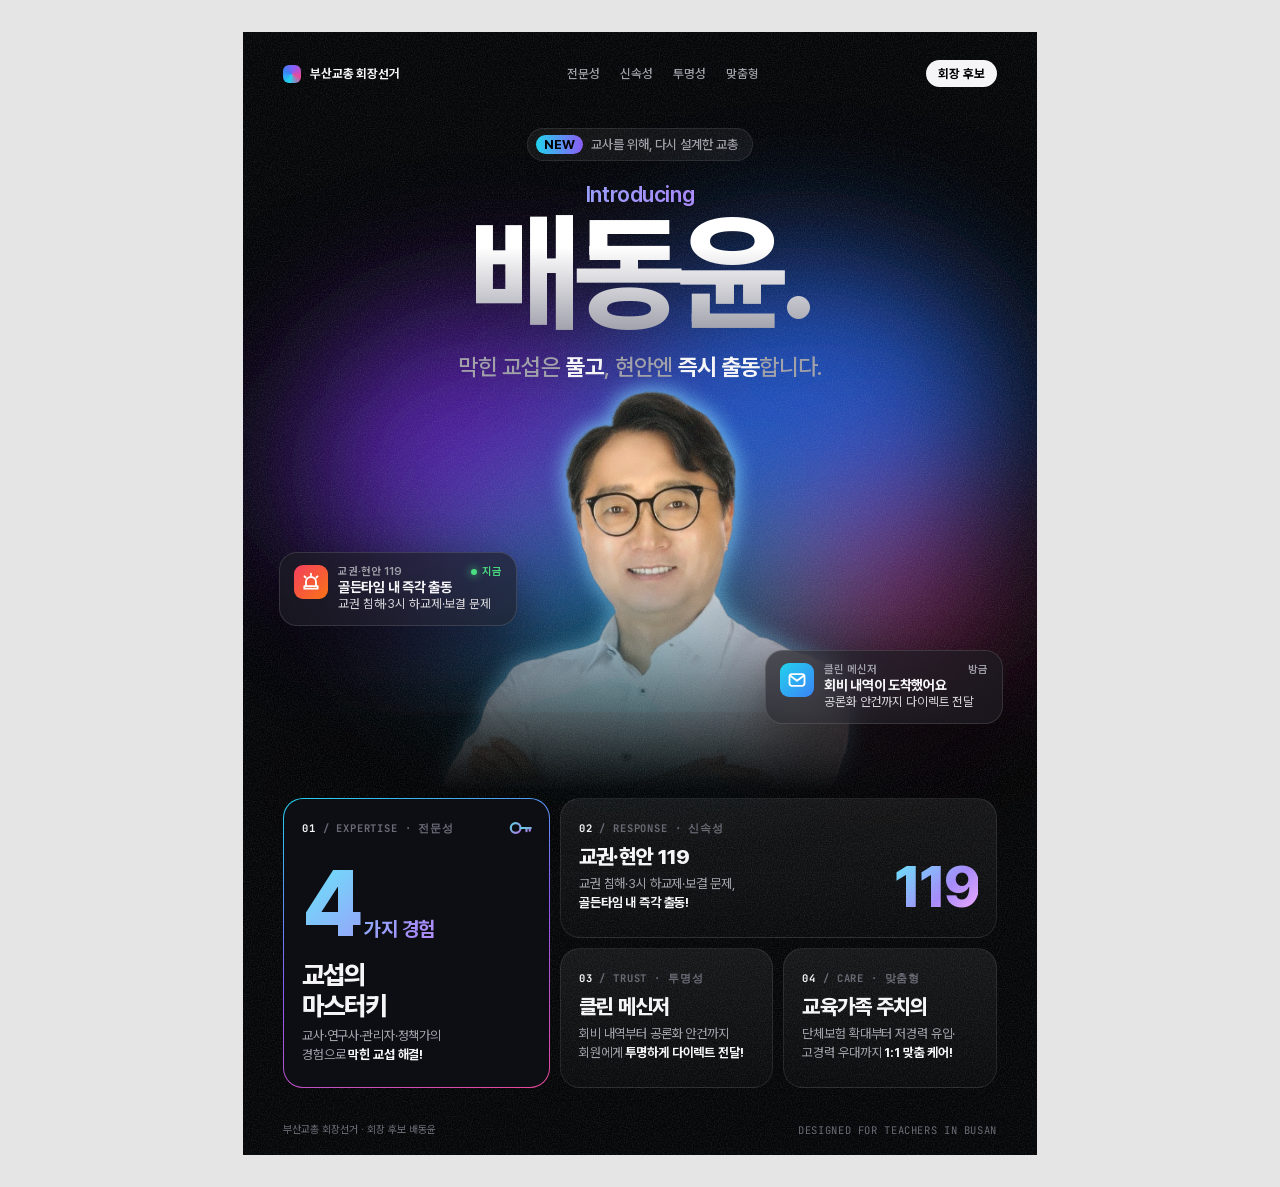
<file: election-flyer/keynote.html>
<!DOCTYPE html>
<html lang="ko">
<head>
<meta charset="UTF-8">
<meta name="viewport" content="width=device-width, initial-scale=1.0">
<title>배동윤 키노트</title>
<link rel="preconnect" href="https://fonts.googleapis.com">
<link rel="preconnect" href="https://fonts.gstatic.com" crossorigin>
<link href="https://fonts.googleapis.com/css2?family=JetBrains+Mono:wght@500;700&display=block" rel="stylesheet">
<style>
  @font-face {
    font-family: "Pretendard Variable";
    src: url("fonts/PretendardVariable.woff2") format("woff2-variations");
    font-weight: 45 920;
    font-display: block;
  }
  :root {
    --bg: #050608;
    --fg: #f5f5f7;
    --muted: #a1a1aa;
    --dim: #6b6b76;
    --line: rgba(255,255,255,.09);
    --glass: rgba(255,255,255,.055);
    --violet: #8b5cf6;
    --blue: #3b82f6;
    --cyan: #22d3ee;
    --pink: #ec4899;
    --sans: "Pretendard Variable", -apple-system, "SF Pro Display", "Apple SD Gothic Neo", sans-serif;
    --mono: "JetBrains Mono", "SF Mono", ui-monospace, monospace;
    --stage: #e5e5e5;
  }
  @media (prefers-color-scheme: dark) { :root:not([data-theme="light"]) { --stage: #0b0b0d; } }
  :root[data-theme="dark"] { --stage: #0b0b0d; }

  * { box-sizing: border-box; margin: 0; padding: 0; }
  html, body { background: var(--stage); }
  body { min-height: 100vh; display: grid; place-items: center; padding: 32px 16px; overflow-x: hidden; font-family: var(--sans); -webkit-font-smoothing: antialiased; }
  .fit { width: 794px; height: 1123px; transform-origin: top left; }
  .fit-wrap { width: 794px; height: 1123px; }
  .sheet {
    position: relative; width: 794px; height: 1123px; overflow: hidden;
    background: var(--bg); color: var(--fg);
    print-color-adjust: exact; -webkit-print-color-adjust: exact;
  }
  .art { position: absolute; inset: 0; width: 100%; height: 100%; }
  .defs { position: absolute; width: 0; height: 0; } /* shared/flyer.js injects this */

  /* ---------- nav ---------- */
  .nav { position: absolute; left: 40px; right: 40px; top: 28px; display: flex; justify-content: space-between; align-items: center; font-size: 12.5px; color: var(--muted); }
  .brand { display: flex; align-items: center; gap: 9px; color: var(--fg); font-weight: 700; letter-spacing: -0.01em; }
  .brand i { width: 18px; height: 18px; border-radius: 6px; background: conic-gradient(from 200deg, var(--cyan), var(--blue), var(--violet), var(--pink), var(--cyan)); }
  .nav .links { display: flex; gap: 20px; font-weight: 500; }
  .nav .cta { padding: 6px 12px; border-radius: 999px; background: var(--fg); color: #000; font-weight: 700; }

  /* ---------- hero ---------- */
  .hero { position: absolute; left: 0; right: 0; top: 96px; text-align: center; }
  .eyebrow {
    display: inline-flex; align-items: center; gap: 8px;
    padding: 6px 14px 6px 8px; border-radius: 999px;
    background: var(--glass); border: 1px solid var(--line);
    font-size: 13px; font-weight: 500; color: var(--muted);
  }
  .eyebrow b { padding: 2px 8px; border-radius: 999px; font-weight: 700; color: #000; background: linear-gradient(90deg, var(--cyan), var(--violet)); }
  .intro { margin-top: 20px; font-size: 22px; font-weight: 600; letter-spacing: -0.02em;
    background: linear-gradient(90deg, #67e8f9, #a78bfa 55%, #f0abfc); -webkit-background-clip: text; background-clip: text; color: transparent; }
  h1 {
    margin-top: 2px; font-size: 128px; line-height: 1; font-weight: 800; letter-spacing: -0.06em;
    background: linear-gradient(180deg, #ffffff 30%, #9a9aa6 100%); -webkit-background-clip: text; background-clip: text; color: transparent;
  }
  .tagline { margin-top: 14px; font-size: 23px; line-height: 1.4; font-weight: 500; letter-spacing: -0.03em; color: var(--muted); }
  .tagline b { color: var(--fg); font-weight: 700; }

  /* ---------- floating glass notifications ---------- */
  .note {
    position: absolute; width: 238px; padding: 12px 14px; border-radius: 18px;
    background: rgba(30,30,36,.62); border: 1px solid rgba(255,255,255,.12);
    box-shadow: 0 20px 50px rgba(0,0,0,.45);
    backdrop-filter: blur(18px); -webkit-backdrop-filter: blur(18px);
    display: grid; grid-template-columns: 34px 1fr; gap: 10px; align-items: start;
  }
  .note .app { width: 34px; height: 34px; border-radius: 9px; display: grid; place-items: center; }
  .note .app svg { width: 20px; height: 20px; }
  .note .t { display: flex; justify-content: space-between; font-size: 11px; color: var(--muted); font-weight: 600; }
  .note .h { margin-top: 1px; font-size: 14px; font-weight: 700; letter-spacing: -0.02em; }
  .note .b { margin-top: 1px; font-size: 12.5px; line-height: 1.35; color: #d4d4d8; letter-spacing: -0.01em; }
  .live { display: inline-flex; align-items: center; gap: 5px; color: #4ade80; }
  .live::before { content: ""; width: 6px; height: 6px; border-radius: 50%; background: #4ade80; box-shadow: 0 0 8px #4ade80; }

  /* ---------- bento ---------- */
  .bento {
    position: absolute; left: 40px; right: 40px; top: 766px;
    display: grid; grid-template-columns: 1.25fr 1fr 1fr; grid-template-rows: 140px 140px; gap: 10px;
  }
  .card {
    position: relative; padding: 18px 18px 16px; border-radius: 20px; overflow: hidden;
    background: linear-gradient(180deg, rgba(255,255,255,.07), rgba(255,255,255,.025));
    border: 1px solid var(--line);
  }
  .card.tall { grid-row: 1 / 3; }
  .card.wide { grid-column: 2 / 4; }
  .card.hero-card { border: 1px solid transparent;
    background: linear-gradient(#0d0e14, #0d0e14) padding-box, linear-gradient(160deg, var(--cyan), var(--violet) 50%, var(--pink)) border-box; }
  .lbl { font-family: var(--mono); font-size: 10.5px; font-weight: 700; letter-spacing: .08em; color: var(--dim); text-transform: uppercase; }
  .lbl em { font-style: normal; color: var(--fg); }
  .card h3 { margin-top: 8px; font-size: 21px; line-height: 1.2; font-weight: 800; letter-spacing: -0.035em; }
  .card p { margin-top: 6px; font-size: 13px; line-height: 1.45; color: var(--muted); letter-spacing: -0.01em; word-break: keep-all; }
  .card p b { color: var(--fg); font-weight: 700; }
  .big { font-size: 64px; line-height: .9; font-weight: 800; letter-spacing: -0.06em;
    background: linear-gradient(135deg, #67e8f9, #a78bfa 60%, #f0abfc); -webkit-background-clip: text; background-clip: text; color: transparent; }
  .tall .big { margin-top: 26px; font-size: 92px; }
  .big .unit { margin-left: 6px; font-size: 20px; letter-spacing: -0.03em; font-weight: 700; }
  .tall h3 { font-size: 26px; margin-top: 14px; }
  .glyph { position: absolute; right: 16px; top: 16px; width: 26px; height: 26px; opacity: .9; }
  .wide .row { display: flex; align-items: flex-end; justify-content: space-between; gap: 16px; }

  .fine { position: absolute; left: 40px; right: 40px; bottom: 18px; display: flex; justify-content: space-between; font-size: 10.5px; color: var(--dim); }
  .fine .m { font-family: var(--mono); letter-spacing: .06em; }

  /* ---------- motion ---------- */
  .anim .aurora { animation: breathe 8s ease-in-out infinite alternate; transform-box: view-box; transform-origin: 397px 420px; }
  .anim .person { animation: rise 1100ms cubic-bezier(.15,.9,.25,1) 200ms both; }
  .anim .hero > * { animation: up 800ms cubic-bezier(.2,.9,.3,1) both; }
  .anim .hero > :nth-child(2) { animation-delay: 120ms; } .anim .hero > :nth-child(3) { animation-delay: 220ms; } .anim .hero > :nth-child(4) { animation-delay: 340ms; }
  .anim .note { animation: pop 700ms cubic-bezier(.2,1.3,.4,1) both, float 6s ease-in-out 1s infinite alternate; }
  .anim .n1 { animation-delay: 800ms, 1.5s; } .anim .n2 { animation-delay: 1000ms, 2.2s; }
  .anim .card { animation: up 700ms cubic-bezier(.2,.9,.3,1) both; }
  .anim .card:nth-child(1) { animation-delay: 600ms; } .anim .card:nth-child(2) { animation-delay: 680ms; }
  .anim .card:nth-child(3) { animation-delay: 760ms; } .anim .card:nth-child(4) { animation-delay: 840ms; }
  @keyframes breathe { from { transform: scale(1) rotate(0); } to { transform: scale(1.08) rotate(6deg); } }
  @keyframes rise { from { opacity: 0; transform: translateY(40px) scale(.97); } to { opacity: 1; transform: none; } }
  @keyframes up { from { opacity: 0; transform: translateY(20px); } to { opacity: 1; transform: none; } }
  @keyframes pop { from { opacity: 0; transform: translateY(14px) scale(.92); } to { opacity: 1; transform: none; } }
  @keyframes float { from { translate: 0 0; } to { translate: 0 -8px; } }
  @media (prefers-reduced-motion: reduce) { .anim * { animation: none !important; } }

  @page { size: A4; margin: 0; }
  @media print {
    html, body { background: #000; }
    body { display: block; padding: 0; min-height: 0; }
    .fit, .fit-wrap { width: auto; height: auto; transform: none !important; }
    .anim * { animation: none !important; }
  }
</style>
</head>
<body>
<div class="fit-wrap" id="fitWrap">
<div class="fit" id="fit">
<!-- 시안 E: 키노트 (Silicon Valley launch-event look) -->
<article class="sheet anim" id="sheet">

  <svg class="art" viewBox="0 0 794 1123" aria-hidden="true">
    <defs>
      <filter id="blur80" x="-50%" y="-50%" width="200%" height="200%"><feGaussianBlur stdDeviation="70"/></filter>
      <filter id="grain"><feTurbulence type="fractalNoise" baseFrequency=".85" numOctaves="2" seed="4"/>
        <feColorMatrix type="matrix" values="0 0 0 0 1  0 0 0 0 1  0 0 0 0 1  0 0 0 .5 -.18"/></filter>
      <!-- rim light around the speaker -->
      <filter id="rim" x="-10%" y="-10%" width="120%" height="120%">
        <feMorphology in="SourceAlpha" operator="dilate" radius="3" result="d"/>
        <feGaussianBlur in="d" stdDeviation="9" result="b"/>
        <feFlood flood-color="#7dd3fc" flood-opacity=".75"/><feComposite in2="b" operator="in" result="glow"/>
        <feMerge><feMergeNode in="glow"/><feMergeNode in="SourceGraphic"/></feMerge>
      </filter>
      <linearGradient id="fadeDown" x1="0" y1="0" x2="0" y2="1">
        <stop offset=".62" stop-color="#fff"/><stop offset=".96" stop-color="#000"/>
      </linearGradient>
      <mask id="personFade" maskUnits="userSpaceOnUse" x="0" y="0" width="794" height="1123">
        <rect x="0" y="0" width="794" height="790" fill="url(#fadeDown)"/>
      </mask>
      <radialGradient id="gridFade" cx=".5" cy=".42" r=".55">
        <stop offset="0" stop-color="#fff"/><stop offset="1" stop-color="#000"/>
      </radialGradient>
      <mask id="gridMask"><rect width="794" height="1123" fill="url(#gridFade)"/></mask>
      <pattern id="grid" width="40" height="40" patternUnits="userSpaceOnUse">
        <path d="M 40 0 H 0 V 40" fill="none" stroke="#fff" stroke-opacity=".06" stroke-width="1"/>
      </pattern>
    </defs>

    <!-- Linear-style grid -->
    <rect width="794" height="1123" fill="url(#grid)" mask="url(#gridMask)"/>

    <!-- aurora -->
    <g class="aurora" filter="url(#blur80)">
      <ellipse cx="250" cy="430" rx="190" ry="150" fill="#6d28d9" opacity=".75"/>
      <ellipse cx="560" cy="380" rx="200" ry="150" fill="#2563eb" opacity=".8"/>
      <ellipse cx="420" cy="560" rx="230" ry="110" fill="#0891b2" opacity=".55"/>
      <ellipse cx="640" cy="560" rx="120" ry="90" fill="#db2777" opacity=".45"/>
    </g>
    <!-- stage horizon -->
    <ellipse cx="397" cy="760" rx="420" ry="40" fill="#000" opacity=".9" filter="url(#blur80)"/>

    <!-- the speaker -->
    <g class="person" mask="url(#personFade)">
      <image href="assets/candidate.webp" x="186" y="358" width="422" height="480" filter="url(#rim)"/>
    </g>

    <!-- film grain -->
    <rect width="794" height="1123" filter="url(#grain)" opacity=".35"/>
  </svg>

  <nav class="nav">
    <span class="brand"><i></i>부산교총 회장선거</span>
    <span class="links"><span>전문성</span><span>신속성</span><span>투명성</span><span>맞춤형</span></span>
    <span class="cta">회장 후보</span>
  </nav>

  <header class="hero">
    <span class="eyebrow"><b>NEW</b>교사를 위해, 다시 설계한 교총</span>
    <p class="intro">Introducing</p>
    <h1>배동윤.</h1>
    <p class="tagline">막힌 교섭은 <b>풀고</b>, 현안엔 <b>즉시 출동</b>합니다.</p>
  </header>

  <!-- iOS-style notifications -->
  <div class="note n1" style="left: 36px; top: 520px;">
    <span class="app" style="background: linear-gradient(135deg,#f43f5e,#f97316)">
      <svg viewBox="0 0 24 24" fill="none" stroke="#fff" stroke-width="2.2" stroke-linecap="round" stroke-linejoin="round"><path d="M6 17v-5a6 6 0 0 1 12 0v5"/><path d="M4 17h16v3H4z"/><path d="M12 2v2M4.2 5.2l1.4 1.4M19.8 5.2l-1.4 1.4"/></svg>
    </span>
    <div><div class="t"><span>교권·현안 119</span><span class="live">지금</span></div>
      <div class="h">골든타임 내 즉각 출동</div>
      <div class="b">교권 침해·3시 하교제·보결 문제</div></div>
  </div>
  <div class="note n2" style="left: 522px; top: 618px;">
    <span class="app" style="background: linear-gradient(135deg,#22d3ee,#3b82f6)">
      <svg viewBox="0 0 24 24" fill="none" stroke="#fff" stroke-width="2.2" stroke-linecap="round" stroke-linejoin="round"><rect x="3" y="5" width="18" height="14" rx="3"/><path d="m4 7 8 6 8-6"/></svg>
    </span>
    <div><div class="t"><span>클린 메신저</span><span>방금</span></div>
      <div class="h">회비 내역이 도착했어요</div>
      <div class="b">공론화 안건까지 다이렉트 전달</div></div>
  </div>

  <!-- bento -->
  <section class="bento">
    <article class="card tall hero-card">
      <span class="lbl"><em>01</em> / Expertise · 전문성</span>
      <svg class="glyph" viewBox="0 0 24 24" fill="none" stroke="url(#gk)" stroke-width="2" stroke-linecap="round"><defs><linearGradient id="gk" x1="0" y1="0" x2="1" y2="1"><stop offset="0" stop-color="#67e8f9"/><stop offset="1" stop-color="#c084fc"/></linearGradient></defs><circle cx="8" cy="12" r="4.5"/><path d="M12.5 12H22M18 12v3M21 12v2.5"/></svg>
      <div class="big">4<span class="unit">가지 경험</span></div>
      <h3>교섭의<br>마스터키</h3>
      <p>교사·연구사·관리자·정책가의<br>경험으로 <b>막힌 교섭 해결!</b></p>
    </article>
    <article class="card wide">
      <span class="lbl"><em>02</em> / Response · 신속성</span>
      <div class="row">
        <div><h3>교권·현안 119</h3>
          <p>교권 침해·3시 하교제·보결 문제,<br><b>골든타임 내 즉각 출동!</b></p></div>
        <div class="big" style="font-size:58px">119</div>
      </div>
    </article>
    <article class="card">
      <span class="lbl"><em>03</em> / Trust · 투명성</span>
      <h3>클린 메신저</h3>
      <p>회비 내역부터 공론화 안건까지 회원에게 <b>투명하게 다이렉트 전달!</b></p>
    </article>
    <article class="card">
      <span class="lbl"><em>04</em> / Care · 맞춤형</span>
      <h3>교육가족 주치의</h3>
      <p>단체보험 확대부터 저경력 유입·고경력 우대까지 <b>1:1 맞춤 케어!</b></p>
    </article>
  </section>

  <footer class="fine">
    <span>부산교총 회장선거 · 회장 후보 배동윤</span>
    <span class="m">DESIGNED FOR TEACHERS IN BUSAN</span>
  </footer>
</article>
</div>
</div>
<script src="shared/flyer.js"></script>
</body>
</html>
</file>
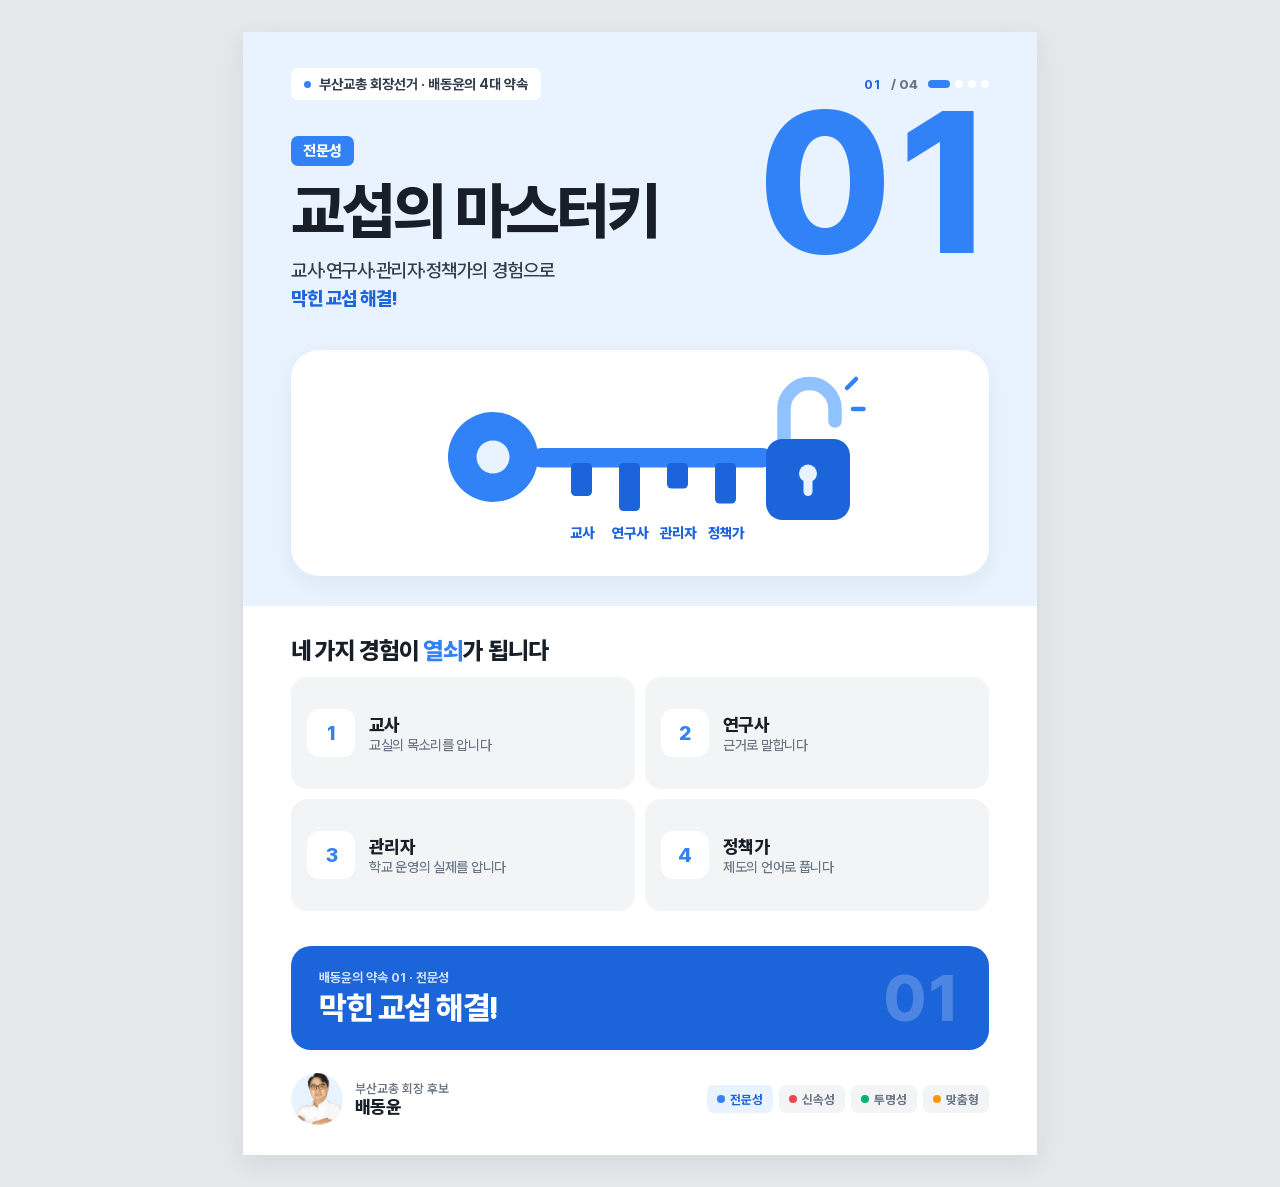
<file: election-flyer/pledge-1.html>
<!DOCTYPE html>
<html lang="ko">
<head>
<meta charset="UTF-8">
<meta name="viewport" content="width=device-width, initial-scale=1.0">
<title>배동윤 약속 01</title>
<link rel="stylesheet" href="shared/pledge.css">
</head>
<body>
<div class="fit-wrap" id="fitWrap">
<div class="fit" id="fit">
<!-- 약속 01 세부 플라이어: 내용은 shared/pledge.js, 그림은 shared/pledge-art.js -->
<article class="sheet anim" id="sheet" data-pledge="1"></article>
</div>
</div>
<script src="shared/pledge-art.js"></script>
<script src="shared/pledge.js"></script>
<script src="shared/flyer.js"></script>
</body>
</html>
</file>
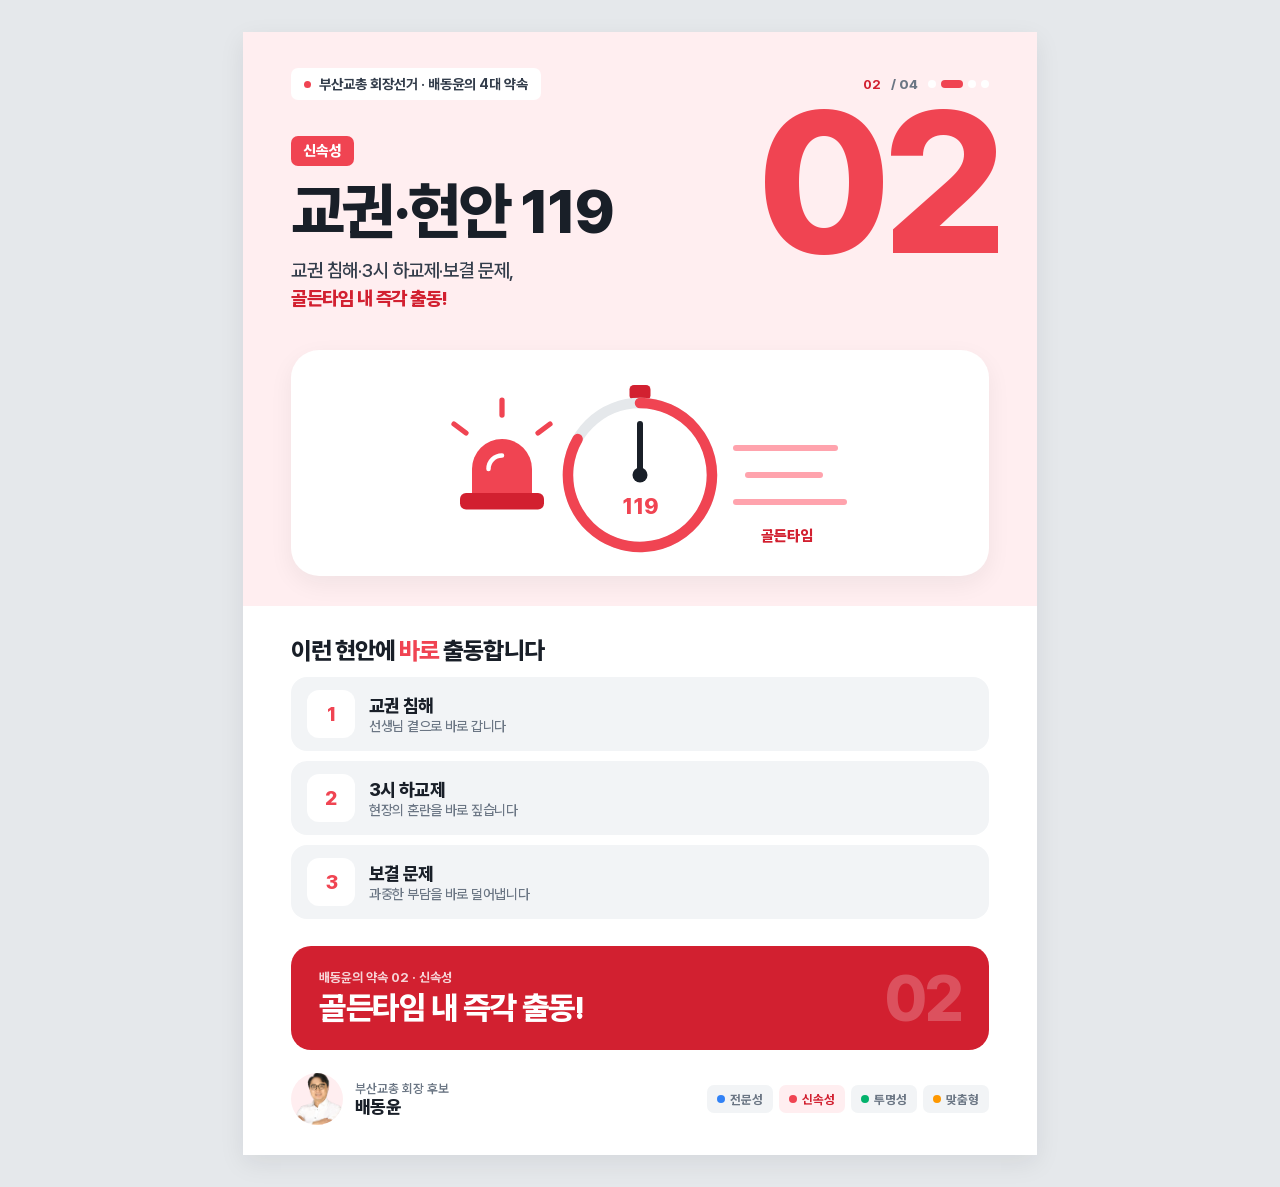
<file: election-flyer/pledge-2.html>
<!DOCTYPE html>
<html lang="ko">
<head>
<meta charset="UTF-8">
<meta name="viewport" content="width=device-width, initial-scale=1.0">
<title>배동윤 약속 02</title>
<link rel="stylesheet" href="shared/pledge.css">
</head>
<body>
<div class="fit-wrap" id="fitWrap">
<div class="fit" id="fit">
<!-- 약속 02 세부 플라이어: 내용은 shared/pledge.js, 그림은 shared/pledge-art.js -->
<article class="sheet anim" id="sheet" data-pledge="2"></article>
</div>
</div>
<script src="shared/pledge-art.js"></script>
<script src="shared/pledge.js"></script>
<script src="shared/flyer.js"></script>
</body>
</html>
</file>
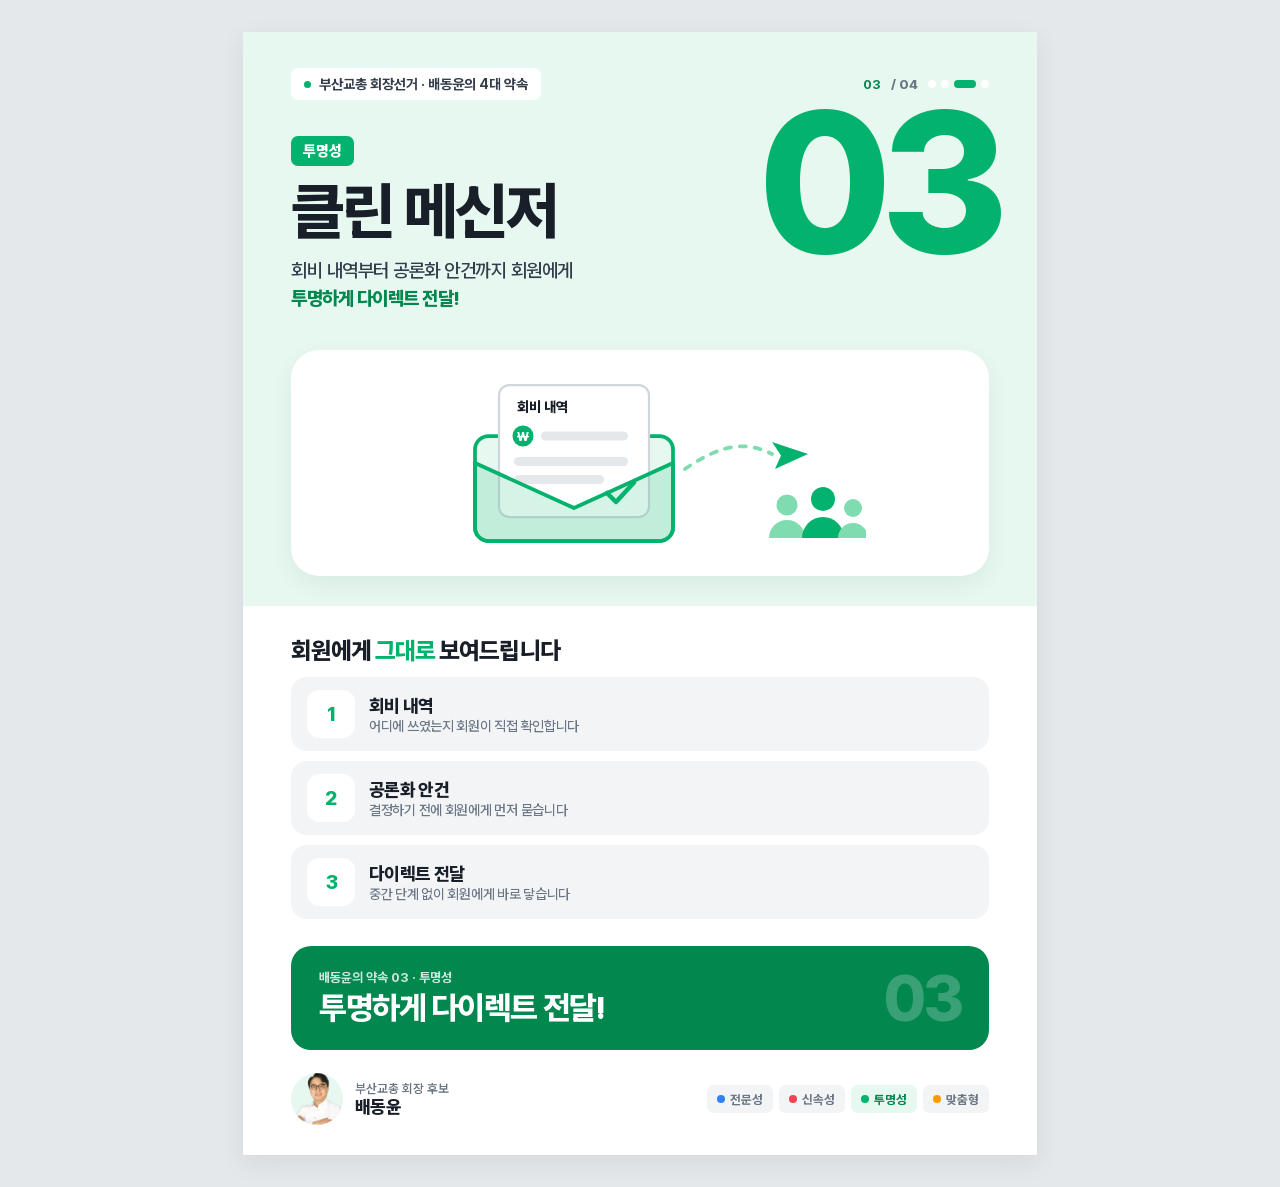
<file: election-flyer/pledge-3.html>
<!DOCTYPE html>
<html lang="ko">
<head>
<meta charset="UTF-8">
<meta name="viewport" content="width=device-width, initial-scale=1.0">
<title>배동윤 약속 03</title>
<link rel="stylesheet" href="shared/pledge.css">
</head>
<body>
<div class="fit-wrap" id="fitWrap">
<div class="fit" id="fit">
<!-- 약속 03 세부 플라이어: 내용은 shared/pledge.js, 그림은 shared/pledge-art.js -->
<article class="sheet anim" id="sheet" data-pledge="3"></article>
</div>
</div>
<script src="shared/pledge-art.js"></script>
<script src="shared/pledge.js"></script>
<script src="shared/flyer.js"></script>
</body>
</html>
</file>
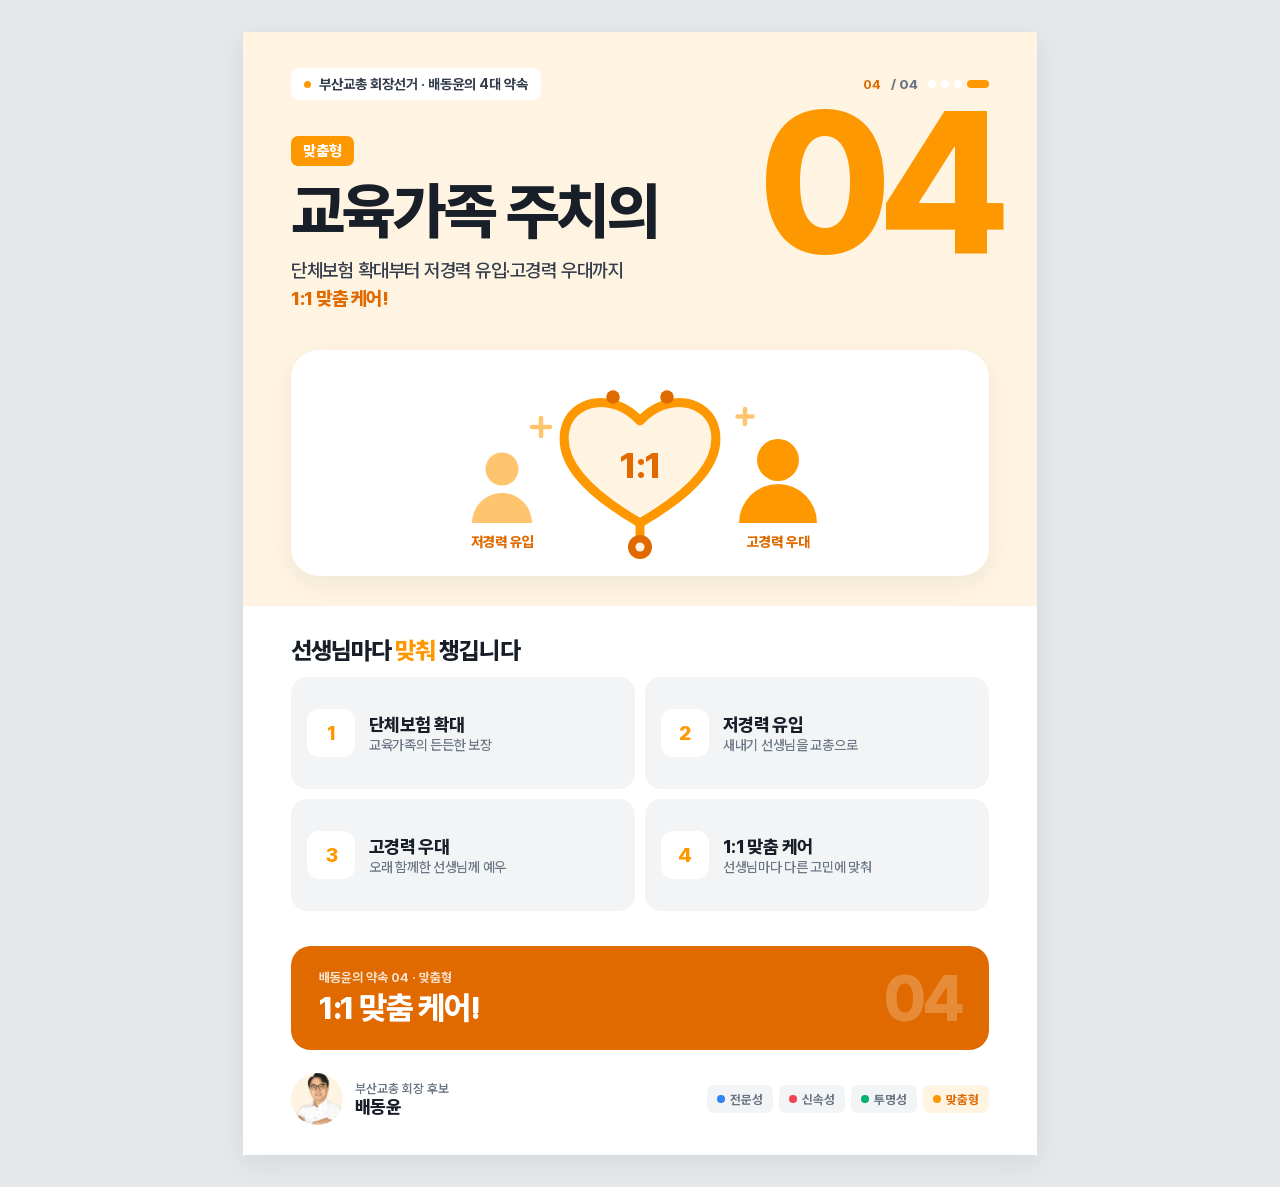
<file: election-flyer/pledge-4.html>
<!DOCTYPE html>
<html lang="ko">
<head>
<meta charset="UTF-8">
<meta name="viewport" content="width=device-width, initial-scale=1.0">
<title>배동윤 약속 04</title>
<link rel="stylesheet" href="shared/pledge.css">
</head>
<body>
<div class="fit-wrap" id="fitWrap">
<div class="fit" id="fit">
<!-- 약속 04 세부 플라이어: 내용은 shared/pledge.js, 그림은 shared/pledge-art.js -->
<article class="sheet anim" id="sheet" data-pledge="4"></article>
</div>
</div>
<script src="shared/pledge-art.js"></script>
<script src="shared/pledge.js"></script>
<script src="shared/flyer.js"></script>
</body>
</html>
</file>
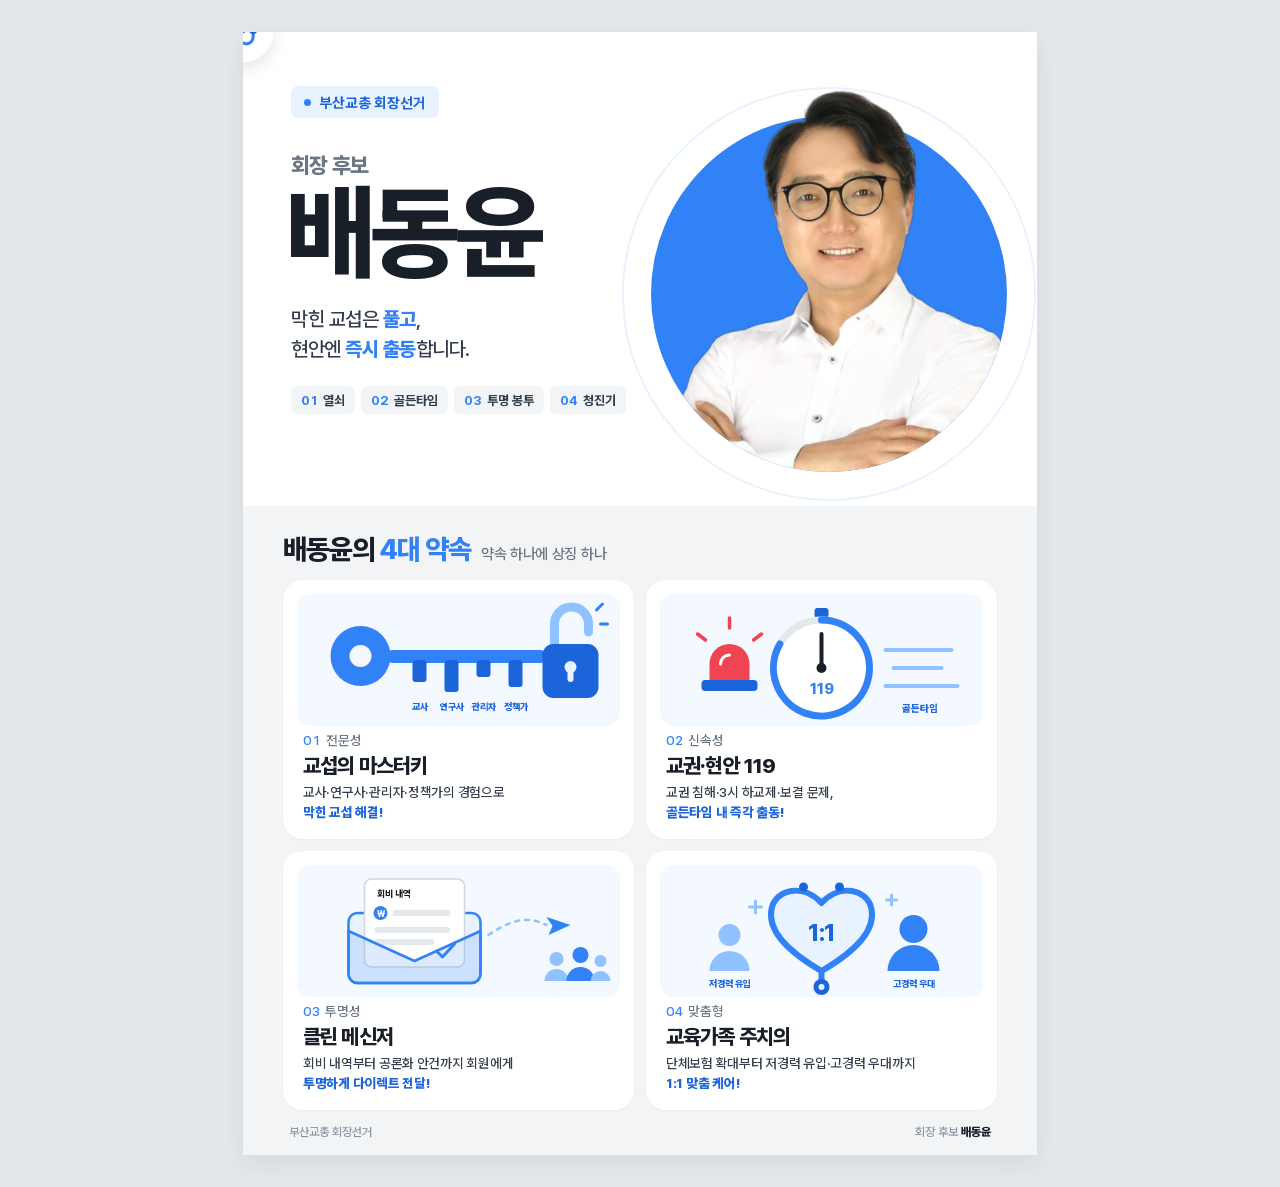
<file: election-flyer/symbols.html>
<!DOCTYPE html>
<html lang="ko">
<head>
<meta charset="UTF-8">
<meta name="viewport" content="width=device-width, initial-scale=1.0">
<title>배동윤 4대 약속</title>
<style>
  @font-face {
    font-family: "Pretendard Variable";
    src: url("fonts/PretendardVariable.woff2") format("woff2-variations");
    font-weight: 45 920;
    font-display: block;
  }
  /* Toss DESIGN.md tokens */
  :root {
    --bg: #ffffff;
    --surface: #f2f4f6;
    --text: #191f28;
    --text-secondary: #333d4b;
    --text-muted: #6b7684;
    --text-dim: #8b95a1;
    --border: #e5e8eb;
    --accent: #3182f6;
    --accent-hover: #1b64da;
    --accent-soft: #e8f3ff;
    --font: "Pretendard Variable", Pretendard, -apple-system, "Apple SD Gothic Neo", "Noto Sans KR", sans-serif;
    --stage: #e5e8eb;
  }
  @media (prefers-color-scheme: dark) { :root:not([data-theme="light"]) { --stage: #101318; } }
  :root[data-theme="dark"] { --stage: #101318; }

  * { box-sizing: border-box; margin: 0; padding: 0; }
  html, body { background: var(--stage); }
  body { min-height: 100vh; display: grid; place-items: center; padding: 32px 16px; overflow-x: hidden; font-family: var(--font); -webkit-font-smoothing: antialiased; }
  .fit { width: 794px; height: 1123px; transform-origin: top left; }
  .fit-wrap { width: 794px; height: 1123px; }
  .sheet {
    position: relative; width: 794px; height: 1123px; overflow: hidden;
    background: var(--bg); color: var(--text);
    box-shadow: 0 8px 24px rgba(25,31,40,.08);
    print-color-adjust: exact; -webkit-print-color-adjust: exact;
  }
  .art { position: absolute; inset: 0; width: 100%; height: 100%; }
  .defs { position: absolute; width: 0; height: 0; } /* shared/flyer.js injects this */

  /* ---------- hero ---------- */
  .hero { position: absolute; left: 48px; top: 54px; width: 340px; }
  .chip { display: inline-flex; align-items: center; gap: 8px; height: 32px; padding: 0 13px; border-radius: 7px;
    background: var(--accent-soft); color: var(--accent-hover); font-size: 14.5px; font-weight: 700; }
  .chip i { width: 7px; height: 7px; border-radius: 50%; background: var(--accent); }
  .role { margin-top: 34px; font-size: 22px; font-weight: 800; letter-spacing: -0.03em; color: var(--text-muted); }
  h1 { margin-top: 2px; margin-left: -5px; font-size: 104px; line-height: 1; font-weight: 800; letter-spacing: -0.055em; }
  .lede { margin-top: 20px; font-size: 20px; line-height: 1.5; font-weight: 500; letter-spacing: -0.025em; color: var(--text-secondary); }
  .lede b { font-weight: 800; color: var(--accent); }
  .keys { margin-top: 22px; display: flex; gap: 6px; flex-wrap: wrap; }
  .keys span { height: 28px; padding: 0 10px; display: inline-flex; align-items: center; border-radius: 7px; background: var(--surface); font-size: 13px; font-weight: 700; color: var(--text-secondary); }
  .keys span b { color: var(--accent); margin-right: 5px; font-variant-numeric: tabular-nums; }

  /* ---------- pledges ---------- */
  .pledges { position: absolute; left: 0; right: 0; top: 474px; bottom: 0; background: var(--surface); padding: 26px 40px 0; }
  .pledges h2 { font-size: 28px; font-weight: 800; letter-spacing: -0.04em; }
  .pledges h2 em { font-style: normal; color: var(--accent); }
  .pledges .sub { margin-left: 10px; font-size: 15px; font-weight: 500; color: var(--text-muted); letter-spacing: -0.02em; }
  .grid { margin-top: 14px; display: grid; grid-template-columns: 1fr 1fr; gap: 12px; }
  .card { background: #fff; border-radius: 20px; padding: 14px 14px 16px; box-shadow: 0 1px 3px rgba(25,31,40,.04); }
  .illus { display: block; width: 100%; height: 132px; border-radius: 14px; background: #f4f8ff; }
  .tag { margin: 12px 6px 0; display: flex; gap: 6px; align-items: baseline; font-size: 13.5px; font-weight: 700; }
  .tag .no { color: var(--accent); font-variant-numeric: tabular-nums; }
  .tag .kw { color: var(--text-muted); }
  .card h3 { margin: 2px 6px 0; font-size: 21px; font-weight: 800; letter-spacing: -0.04em; }
  .card p { margin: 5px 6px 0; font-size: 13.5px; line-height: 1.48; font-weight: 500; color: var(--text-secondary); letter-spacing: -0.02em; word-break: keep-all; }
  .card p b { font-weight: 800; color: var(--accent-hover); }
  .foot { position: absolute; left: 46px; right: 46px; bottom: 16px; display: flex; justify-content: space-between; font-size: 12px; font-weight: 500; color: var(--text-dim); }
  .foot b { color: var(--text); font-weight: 800; }

  /* ---------- motion ---------- */
  .anim .disc   { animation: grow 800ms cubic-bezier(.2,1.2,.4,1) both; transform-box: fill-box; transform-origin: center; }
  .anim .person { animation: rise 900ms cubic-bezier(.15,.9,.25,1) 150ms both; }
  .anim .badge  { animation: pop 600ms cubic-bezier(.2,1.5,.4,1) both; transform-box: fill-box; transform-origin: center; }
  .anim .b1 { animation-delay: 600ms; } .anim .b2 { animation-delay: 700ms; } .anim .b3 { animation-delay: 800ms; } .anim .b4 { animation-delay: 900ms; }
  .anim .hero > * { animation: up 600ms cubic-bezier(.2,.9,.3,1) both; }
  .anim .hero > :nth-child(2) { animation-delay: 80ms; } .anim .hero > :nth-child(3) { animation-delay: 140ms; }
  .anim .hero > :nth-child(4) { animation-delay: 200ms; } .anim .hero > :nth-child(5) { animation-delay: 260ms; }
  .anim .card { animation: up 600ms cubic-bezier(.2,.9,.3,1) both; }
  .anim .card:nth-child(1) { animation-delay: 500ms; } .anim .card:nth-child(2) { animation-delay: 580ms; }
  .anim .card:nth-child(3) { animation-delay: 660ms; } .anim .card:nth-child(4) { animation-delay: 740ms; }
  /* each symbol does its own thing */
  .anim .shackle { animation: unlock 900ms cubic-bezier(.2,1.4,.4,1) 1200ms both; }
  .anim .keyslide { animation: insert 700ms cubic-bezier(.2,.9,.3,1) 900ms both; }
  .anim .hand { animation: tick 1600ms cubic-bezier(.4,0,.2,1) 1000ms both; transform-box: view-box; transform-origin: 150px 74px; }
  .anim .rayblink { animation: blink 900ms steps(2) infinite; }
  .anim .plane { animation: fly 1200ms cubic-bezier(.2,.9,.3,1) 1100ms both; }
  .anim .beat { animation: beat 1200ms ease-in-out 1200ms infinite; transform-box: fill-box; transform-origin: center; }
  @keyframes grow { from { transform: scale(.4); opacity: 0; } to { transform: none; opacity: 1; } }
  @keyframes rise { from { opacity: 0; transform: translateY(50px); } to { opacity: 1; transform: none; } }
  @keyframes pop  { from { opacity: 0; transform: scale(.3); } to { opacity: 1; transform: none; } }
  @keyframes up   { from { opacity: 0; transform: translateY(18px); } to { opacity: 1; transform: none; } }
  @keyframes unlock { from { transform: translateY(12px); } to { transform: none; } }
  @keyframes insert { from { transform: translateX(-40px); opacity: 0; } to { transform: none; opacity: 1; } }
  @keyframes tick { from { transform: rotate(-300deg); } to { transform: none; } }
  @keyframes blink { 50% { opacity: .25; } }
  @keyframes fly { from { transform: translate(-60px, 20px); opacity: 0; } to { transform: none; opacity: 1; } }
  @keyframes beat { 0%, 100% { transform: scale(1); } 15% { transform: scale(1.08); } 30% { transform: scale(1); } 45% { transform: scale(1.05); } }
  @media (prefers-reduced-motion: reduce) { .anim * { animation: none !important; } }

  @page { size: A4; margin: 0; }
  @media print {
    html, body { background: #fff; }
    body { display: block; padding: 0; min-height: 0; }
    .fit, .fit-wrap { width: auto; height: auto; transform: none !important; }
    .sheet { box-shadow: none; }
    .anim * { animation: none !important; }
  }
</style>
</head>
<body>
<div class="fit-wrap" id="fitWrap">
<div class="fit" id="fit">
<!-- 시안 F: Toss 스타일 + 4대 약속 상징 -->
<article class="sheet anim" id="sheet">

  <svg class="art" viewBox="0 0 794 1123" aria-hidden="true">
    <defs>
      <!-- figure pops out of the disc: disc ∪ everything above its centre -->
      <clipPath id="popout">
        <circle cx="586" cy="262" r="178"/>
        <rect x="380" y="0" width="420" height="262"/>
      </clipPath>
      <filter id="soft" x="-30%" y="-30%" width="160%" height="160%"><feDropShadow dx="0" dy="6" stdDeviation="8" flood-color="#191f28" flood-opacity=".10"/></filter>
    </defs>
    <circle cx="586" cy="262" r="206" fill="none" stroke="#e8f3ff" stroke-width="2"/>
    <circle class="disc" cx="586" cy="262" r="178" fill="#3182f6"/>
    <g class="person" clip-path="url(#popout)">
      <image href="assets/candidate.webp" x="398" y="58" width="378" height="430"/>
    </g>
    <!-- the four symbols orbiting the disc -->
    <g filter="url(#soft)">
      <g class="badge b1" transform="translate(410 128)"><circle r="30" fill="#fff"/><use href="#i-key" transform="translate(-17 -17) scale(1.42)"/></g>
      <g class="badge b2" transform="translate(770 190)"><circle r="30" fill="#fff"/><use href="#i-siren" transform="translate(-17 -17) scale(1.42)"/></g>
      <g class="badge b3" transform="translate(760 392)"><circle r="30" fill="#fff"/><use href="#i-mail" transform="translate(-17 -17) scale(1.42)"/></g>
      <g class="badge b4" transform="translate(440 408)"><circle r="30" fill="#fff"/><use href="#i-steth" transform="translate(-17 -17) scale(1.42)"/></g>
    </g>
  </svg>

  <header class="hero">
    <span class="chip"><i></i>부산교총 회장선거</span>
    <p class="role">회장 후보</p>
    <h1>배동윤</h1>
    <p class="lede">막힌 교섭은 <b>풀고</b>,<br>현안엔 <b>즉시 출동</b>합니다.</p>
    <p class="keys"><span><b>01</b>열쇠</span><span><b>02</b>골든타임</span><span><b>03</b>투명 봉투</span><span><b>04</b>청진기</span></p>
  </header>

  <section class="pledges">
    <h2>배동윤의 <em>4대 약속</em><span class="sub">약속 하나에 상징 하나</span></h2>
    <div class="grid">

      <!-- 01 key: four teeth = four careers, unlocking the stuck negotiation -->
      <article class="card">
        <svg class="illus" viewBox="0 0 300 132" aria-hidden="true">
          <g class="keyslide">
            <circle cx="52" cy="62" r="30" fill="#3182f6"/>
            <circle cx="52" cy="62" r="11" fill="#f4f8ff"/>
            <rect x="78" y="56" width="160" height="13" rx="6" fill="#3182f6"/>
            <rect x="104" y="66" width="14" height="22" rx="3" fill="#1b64da"/>
            <rect x="136" y="66" width="14" height="32" rx="3" fill="#1b64da"/>
            <rect x="168" y="66" width="14" height="17" rx="3" fill="#1b64da"/>
            <rect x="200" y="66" width="14" height="27" rx="3" fill="#1b64da"/>
            <g font-family="Pretendard Variable" font-size="9.5" font-weight="800" fill="#1b64da" text-anchor="middle">
              <text x="111" y="116">교사</text><text x="143" y="116">연구사</text>
              <text x="175" y="116">관리자</text><text x="207" y="116">정책가</text>
            </g>
          </g>
          <g class="shackle"><path d="M 246 52 V 30 a 17 17 0 0 1 34 0 V 38" fill="none" stroke="#90c2ff" stroke-width="9" stroke-linecap="round"/></g>
          <rect x="234" y="50" width="56" height="54" rx="11" fill="#1b64da"/>
          <circle cx="262" cy="73" r="6" fill="#e8f3ff"/><rect x="259" y="74" width="6" height="14" rx="3" fill="#e8f3ff"/>
          <path d="M 288 16 l 6 -6 M 292 30 h 7" stroke="#3182f6" stroke-width="3" stroke-linecap="round"/>
        </svg>
        <p class="tag"><span class="no">01</span><span class="kw">전문성</span></p>
        <h3>교섭의 마스터키</h3>
        <p>교사·연구사·관리자·정책가의 경험으로<br><b>막힌 교섭 해결!</b></p>
      </article>

      <!-- 02 golden-time stopwatch + siren -->
      <article class="card">
        <svg class="illus" viewBox="0 0 300 132" aria-hidden="true">
          <g class="rayblink" stroke="#f04452" stroke-width="3.5" stroke-linecap="round">
            <path d="M 58 34 v -10 M 34 46 l -8 -6 M 82 46 l 8 -6"/>
          </g>
          <path d="M 38 86 V 70 a 20 20 0 0 1 40 0 V 86 z" fill="#f04452"/>
          <path d="M 49 70 a 9 9 0 0 1 9 -9" stroke="#fff" stroke-width="3" stroke-linecap="round" fill="none"/>
          <rect x="30" y="86" width="56" height="11" rx="4" fill="#1b64da"/>
          <rect x="143" y="14" width="14" height="10" rx="3" fill="#1b64da"/>
          <circle cx="150" cy="74" r="48" fill="#fff" stroke="#e5e8eb" stroke-width="7"/>
          <path d="M 150 26 A 48 48 0 1 1 108.4 50" fill="none" stroke="#3182f6" stroke-width="7" stroke-linecap="round"/>
          <g class="hand"><path d="M 150 74 L 150 40" stroke="#191f28" stroke-width="4" stroke-linecap="round"/></g>
          <circle cx="150" cy="74" r="5" fill="#191f28"/>
          <text x="150" y="100" text-anchor="middle" font-family="Pretendard Variable" font-size="15" font-weight="800" fill="#3182f6">119</text>
          <g stroke="#90c2ff" stroke-width="4" stroke-linecap="round">
            <path d="M 214 56 H 280"/><path d="M 222 74 H 270"/><path d="M 214 92 H 286"/>
          </g>
          <text x="248" y="118" text-anchor="middle" font-family="Pretendard Variable" font-size="10" font-weight="800" fill="#1b64da">골든타임</text>
        </svg>
        <p class="tag"><span class="no">02</span><span class="kw">신속성</span></p>
        <h3>교권·현안 119</h3>
        <p>교권 침해·3시 하교제·보결 문제,<br><b>골든타임 내 즉각 출동!</b></p>
      </article>

      <!-- 03 see-through envelope flying straight to members -->
      <article class="card">
        <svg class="illus" viewBox="0 0 300 132" aria-hidden="true">
          <rect x="40" y="48" width="132" height="70" rx="9" fill="#e8f3ff" stroke="#3182f6" stroke-width="2.5"/>
          <g>
            <rect x="56" y="14" width="100" height="88" rx="7" fill="#fff" stroke="#d1d6db" stroke-width="1.5"/>
            <text x="68" y="32" font-family="Pretendard Variable" font-size="9.5" font-weight="800" fill="#191f28">회비 내역</text>
            <circle cx="72" cy="48" r="7" fill="#3182f6"/><text x="72" y="51.5" text-anchor="middle" font-family="Pretendard Variable" font-size="9" font-weight="800" fill="#fff">₩</text>
            <rect x="84" y="45" width="58" height="6" rx="3" fill="#e5e8eb"/>
            <rect x="66" y="62" width="76" height="6" rx="3" fill="#e5e8eb"/>
            <rect x="66" y="74" width="60" height="6" rx="3" fill="#e5e8eb"/>
            <path d="M 128 86 l 6 6 l 12 -13" fill="none" stroke="#3182f6" stroke-width="3" stroke-linecap="round" stroke-linejoin="round"/>
          </g>
          <!-- transparent front pocket -->
          <path d="M 40 66 L 106 96 L 172 66 V 109 a 9 9 0 0 1 -9 9 H 49 a 9 9 0 0 1 -9 -9 Z" fill="#3182f6" fill-opacity=".16" stroke="#3182f6" stroke-width="2.5" stroke-linejoin="round"/>
          <path d="M 180 70 C 206 52, 222 52, 238 60" fill="none" stroke="#90c2ff" stroke-width="2.5" stroke-dasharray="4 6" stroke-linecap="round"/>
          <g class="plane"><path d="M 238 52 L 262 60 L 240 70 L 244 61 Z" fill="#3182f6"/></g>
          <g fill="#90c2ff">
            <circle cx="248" cy="94" r="7"/><path d="M 236 116 a 12 12 0 0 1 24 0 z"/>
            <circle cx="272" cy="90" r="8" fill="#3182f6"/><path d="M 258 116 a 14 14 0 0 1 28 0 z" fill="#3182f6"/>
            <circle cx="292" cy="96" r="6"/><path d="M 282 116 a 10 10 0 0 1 20 0 z"/>
          </g>
        </svg>
        <p class="tag"><span class="no">03</span><span class="kw">투명성</span></p>
        <h3>클린 메신저</h3>
        <p>회비 내역부터 공론화 안건까지 회원에게<br><b>투명하게 다이렉트 전달!</b></p>
      </article>

      <!-- 04 stethoscope drawn as a heart, 1:1, junior + senior teachers -->
      <article class="card">
        <svg class="illus" viewBox="0 0 300 132" aria-hidden="true">
          <g class="beat">
            <path d="M 150 106 C 112 84, 96 64, 100 44 C 104 24, 132 18, 150 38 C 168 18, 196 24, 200 44 C 204 64, 188 84, 150 106 Z" fill="#e8f3ff"/>
            <path d="M 150 106 C 112 84, 96 64, 100 44 C 104 24, 132 18, 150 38 C 168 18, 196 24, 200 44 C 204 64, 188 84, 150 106 Z" fill="none" stroke="#3182f6" stroke-width="6" stroke-linejoin="round"/>
            <text x="150" y="76" text-anchor="middle" font-family="Pretendard Variable" font-size="24" font-weight="800" fill="#1b64da" letter-spacing="-1">1:1</text>
          </g>
          <circle cx="132" cy="22" r="4.5" fill="#1b64da"/><circle cx="168" cy="22" r="4.5" fill="#1b64da"/>
          <path d="M 150 106 V 116" stroke="#3182f6" stroke-width="6" stroke-linecap="round"/>
          <circle cx="150" cy="122" r="8" fill="#1b64da"/><circle cx="150" cy="122" r="3" fill="#e8f3ff"/>
          <!-- junior (left) and senior (right) teacher -->
          <g fill="#90c2ff"><circle cx="58" cy="70" r="11"/><path d="M 38 106 a 20 20 0 0 1 40 0 z"/></g>
          <g fill="#3182f6"><circle cx="242" cy="64" r="14"/><path d="M 216 106 a 26 26 0 0 1 52 0 z"/></g>
          <g font-family="Pretendard Variable" font-size="9.5" font-weight="800" fill="#1b64da" text-anchor="middle">
            <text x="58" y="122">저경력 유입</text><text x="242" y="122">고경력 우대</text>
          </g>
          <path d="M 84 36 v 12 M 78 42 h 12 M 220 30 v 10 M 215 35 h 10" stroke="#90c2ff" stroke-width="3" stroke-linecap="round"/>
        </svg>
        <p class="tag"><span class="no">04</span><span class="kw">맞춤형</span></p>
        <h3>교육가족 주치의</h3>
        <p>단체보험 확대부터 저경력 유입·고경력 우대까지<br><b>1:1 맞춤 케어!</b></p>
      </article>
    </div>
  </section>

  <footer class="foot"><span>부산교총 회장선거</span><span>회장 후보 <b>배동윤</b></span></footer>
</article>
</div>
</div>
<script src="shared/flyer.js"></script>
</body>
</html>
</file>
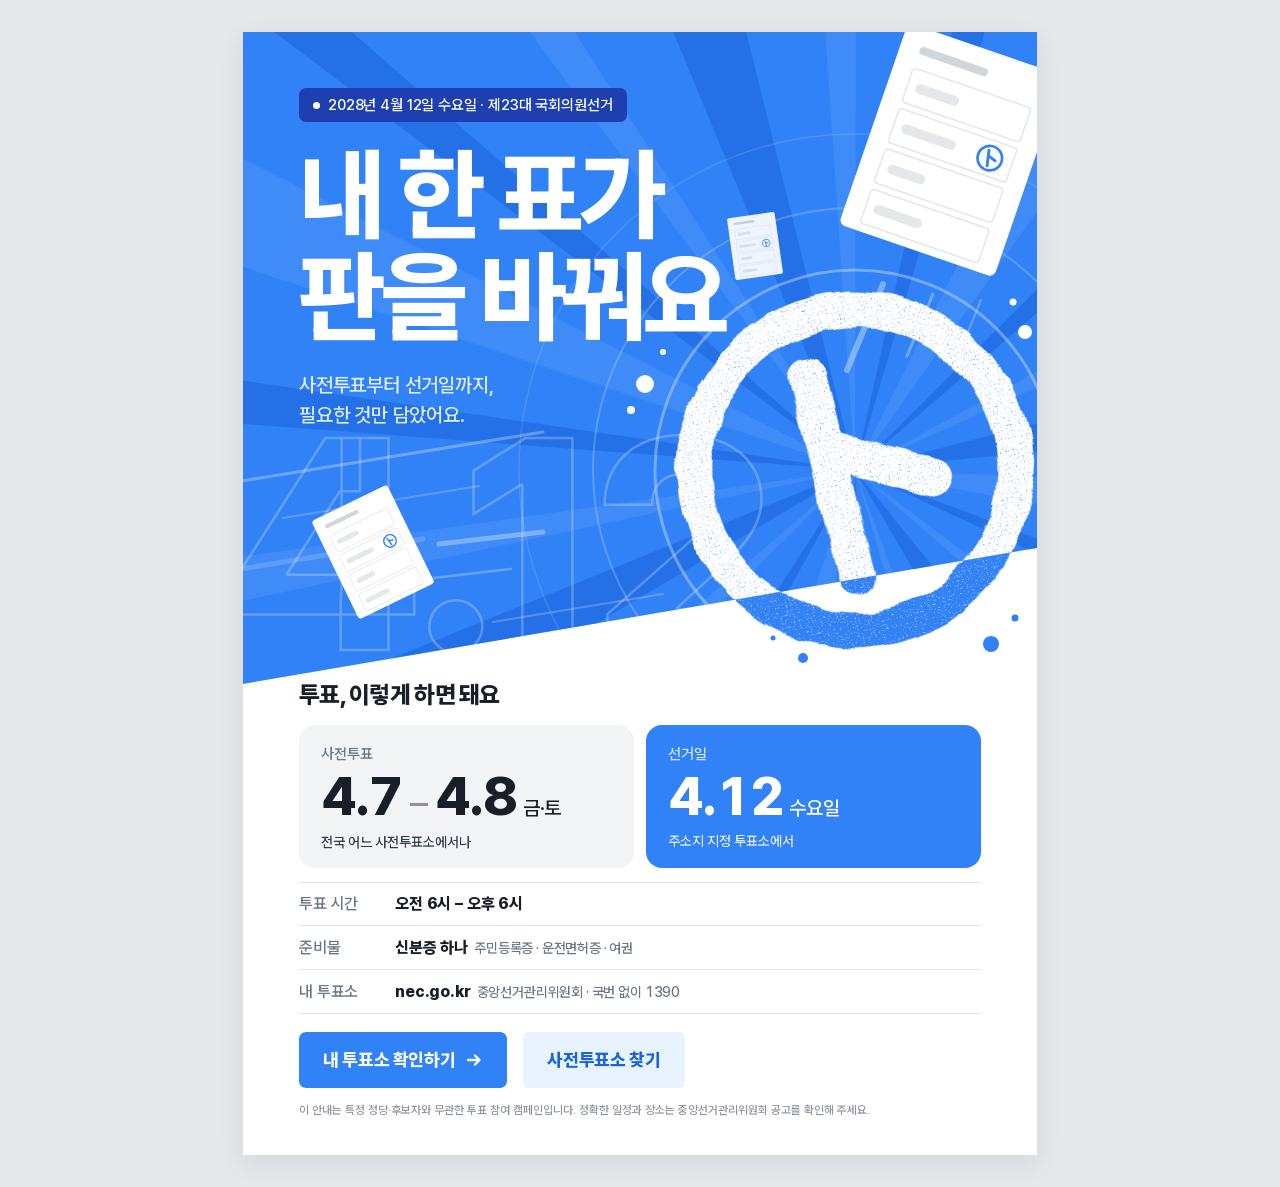
<file: election-flyer/turnout.html>
<!DOCTYPE html>
<html lang="ko">
<head>
<meta charset="UTF-8">
<meta name="viewport" content="width=device-width, initial-scale=1.0">
<title>투표 참여 플라이어</title>
<style>
  @font-face {
    font-family: "Pretendard Variable";
    src: url("fonts/PretendardVariable.woff2") format("woff2-variations");
    font-weight: 45 920;
    font-display: block;
  }

  /* Toss DESIGN.md tokens */
  :root {
    --bg: #ffffff;
    --surface: #f2f4f6;
    --surface-2: #e8f3ff;
    --text: #191f28;
    --text-secondary: #333d4b;
    --text-muted: #6b7684;
    --text-dim: #8b95a1;
    --border: #e5e8eb;
    --accent: #3182f6;
    --accent-hover: #1b64da;
    --accent-deep: #1e40af;
    --accent-soft: #e8f3ff;
    --font: "Pretendard Variable", Pretendard, -apple-system, BlinkMacSystemFont,
            "Apple SD Gothic Neo", "Noto Sans KR", system-ui, sans-serif;
    --stage: #e5e8eb;
  }
  @media (prefers-color-scheme: dark) {
    :root:not([data-theme="light"]) { --stage: #101318; }
  }
  :root[data-theme="dark"] { --stage: #101318; }

  * { box-sizing: border-box; margin: 0; padding: 0; }

  html, body { background: var(--stage); }
  body {
    min-height: 100vh;
    display: grid;
    place-items: center;
    padding: 32px 16px;
    font-family: var(--font);
    -webkit-font-smoothing: antialiased;
    overflow-x: hidden;
  }

  /* A4 artboard at 96dpi; scaled to fit by script */
  .fit { width: 794px; height: 1123px; transform-origin: top left; }
  .fit-wrap { width: 794px; height: 1123px; }

  .sheet {
    position: relative;
    width: 794px;
    height: 1123px;
    overflow: hidden;
    background: var(--bg);
    color: var(--text);
    box-shadow: 0 8px 24px rgba(25, 31, 40, 0.08);
    print-color-adjust: exact;
    -webkit-print-color-adjust: exact;
  }

  .art { position: absolute; inset: 0; width: 100%; height: 100%; }

  /* ---------- Hero copy ---------- */
  .hero-copy { position: absolute; left: 56px; top: 56px; right: 56px; color: #fff; }

  .chip {
    display: inline-flex;
    align-items: center;
    gap: 8px;
    height: 34px;
    padding: 0 14px;
    border-radius: 7px;
    background: var(--accent-deep);
    font-size: 15px;
    font-weight: 500;
    letter-spacing: -0.01em;
  }
  .chip i { width: 7px; height: 7px; border-radius: 50%; background: #fff; }

  h1 {
    margin-top: 22px;
    font-size: 100px;
    line-height: 1.02;
    font-weight: 800;
    letter-spacing: -0.045em;
  }

  .lede {
    margin-top: 22px;
    font-size: 20px;
    line-height: 1.5;
    font-weight: 500;
    letter-spacing: -0.01em;
    color: rgba(255, 255, 255, 0.86);
  }

  /* ---------- Info ---------- */
  .info { position: absolute; left: 56px; right: 56px; bottom: 36px; }

  .info h2 {
    font-size: 24px;
    font-weight: 800;
    letter-spacing: -0.03em;
    color: var(--text);
  }

  .cards { display: grid; grid-template-columns: 1fr 1fr; gap: 12px; margin-top: 16px; }
  .card {
    border-radius: 16px;
    padding: 20px 22px 18px;
    background: var(--surface);
  }
  .card.main { background: var(--accent); color: #fff; }
  .card .label {
    font-size: 15px;
    font-weight: 500;
    color: var(--text-muted);
  }
  .card.main .label { color: rgba(255, 255, 255, 0.8); }
  .big {
    margin-top: 6px;
    display: flex;
    align-items: baseline;
    gap: 6px;
    font-variant-numeric: tabular-nums;
  }
  .big b {
    font-size: 54px;
    line-height: 1;
    font-weight: 800;
    letter-spacing: -0.04em;
  }
  .big .sep { font-size: 36px; font-weight: 500; opacity: 0.45; margin: 0 2px; }
  .big span { font-size: 20px; font-weight: 500; letter-spacing: -0.01em; }
  .card .note {
    margin-top: 10px;
    font-size: 14px;
    font-weight: 500;
    color: var(--text-secondary);
  }
  .card.main .note { color: rgba(255, 255, 255, 0.86); }

  .rows { margin-top: 14px; list-style: none; }
  .rows li {
    display: grid;
    grid-template-columns: 96px 1fr;
    align-items: center;
    height: 44px;
    border-bottom: 1px solid var(--border);
    font-size: 16px;
    letter-spacing: -0.01em;
  }
  .rows li:first-child { border-top: 1px solid var(--border); }
  .rows dt, .rows .k { color: var(--text-muted); font-weight: 500; }
  .rows .v { color: var(--text); font-weight: 800; font-variant-numeric: tabular-nums; }
  .rows .v small { font-size: 14px; font-weight: 500; color: var(--text-muted); margin-left: 6px; }

  .cta {
    margin-top: 18px;
    display: flex;
    align-items: center;
    gap: 16px;
  }
  .btn {
    display: inline-flex;
    align-items: center;
    gap: 10px;
    height: 56px;
    padding: 0 24px;
    border-radius: 7px;
    background: var(--accent);
    color: #f9fafb;
    font-size: 18px;
    font-weight: 800;
    letter-spacing: -0.02em;
  }
  .btn.ghost { background: var(--accent-soft); color: var(--accent-hover); }
  .btn svg { width: 18px; height: 18px; }
  .cta .grow { flex: 1; }

  .fine {
    margin-top: 14px;
    font-size: 11.5px;
    line-height: 1.5;
    font-weight: 500;
    color: var(--text-dim);
  }

  /* ---------- Motion: the stamp slams, everything reacts ---------- */
  .anim .stamp-in   { animation: slam 620ms cubic-bezier(.2, 1.4, .4, 1) 120ms both; }
  .anim .rays       { animation: burst 900ms cubic-bezier(.1, .9, .2, 1) 300ms both; }
  .anim .ring       { animation: ring 1100ms cubic-bezier(.1, .8, .3, 1) both; }
  .anim .ring.r1    { animation-delay: 320ms; }
  .anim .ring.r2    { animation-delay: 420ms; }
  .anim .ring.r3    { animation-delay: 520ms; }
  .anim .fly        { animation: fly 900ms cubic-bezier(.15, .9, .25, 1) both; }
  .anim .fly.f1     { animation-delay: 340ms; }
  .anim .fly.f2     { animation-delay: 400ms; }
  .anim .fly.f3     { animation-delay: 460ms; }
  .anim .splat      { animation: pop 500ms cubic-bezier(.2, 1.6, .4, 1) 360ms both; }
  .anim .ghostnum   { animation: slide 1200ms cubic-bezier(.1, .9, .2, 1) both; }
  .anim .speed      { animation: slide 900ms cubic-bezier(.1, .9, .2, 1) 200ms both; }
  .anim .hero-copy > * { animation: rise 640ms cubic-bezier(.2, .9, .3, 1) both; }
  .anim .hero-copy > :nth-child(2) { animation-delay: 80ms; }
  .anim .hero-copy > :nth-child(3) { animation-delay: 160ms; }
  .anim .info       { animation: rise 640ms cubic-bezier(.2, .9, .3, 1) 520ms both; }

  .stamp-in, .rays, .ring, .splat {
    transform-box: view-box;
    transform-origin: 612px 438px;
  }
  .fly { transform-box: view-box; transform-origin: 612px 438px; }

  @keyframes slam {
    0%   { opacity: 0; transform: scale(2.4) rotate(18deg); }
    60%  { opacity: 1; }
    100% { opacity: 1; transform: scale(1) rotate(0); }
  }
  @keyframes burst {
    0%   { opacity: 0; transform: scale(0.2) rotate(-8deg); }
    100% { opacity: 1; transform: scale(1) rotate(0); }
  }
  @keyframes ring {
    0%   { opacity: 0; transform: scale(0.4); }
    30%  { opacity: 1; }
    100% { opacity: 1; transform: scale(1); }
  }
  @keyframes fly {
    0%   { opacity: 0; transform: translate(var(--fx), var(--fy)) scale(0.3) rotate(var(--fr)); }
    100% { opacity: 1; transform: none; }
  }
  @keyframes pop {
    0%   { opacity: 0; transform: scale(0.2); }
    100% { opacity: 1; transform: scale(1); }
  }
  @keyframes slide {
    0%   { opacity: 0; transform: translateX(-120px); }
    100% { opacity: 1; transform: none; }
  }
  @keyframes rise {
    0%   { opacity: 0; transform: translateY(24px); }
    100% { opacity: 1; transform: none; }
  }
  @media (prefers-reduced-motion: reduce) {
    .anim * { animation: none !important; }
  }

  @page { size: A4; margin: 0; }
  @media print {
    html, body { background: #fff; }
    body { display: block; padding: 0; min-height: 0; }
    .fit, .fit-wrap { width: auto; height: auto; transform: none !important; }
    .sheet { box-shadow: none; }
    .anim * { animation: none !important; }
  }
</style>
</head>
<body>
<div class="fit-wrap" id="fitWrap">
<div class="fit" id="fit">
<article class="sheet anim" id="sheet">

  <svg class="art" viewBox="0 0 794 1123" aria-hidden="true">
    <defs>
      <!-- Hero plane: flat Toss Blue, sheared bottom edge -->
      <clipPath id="hero"><polygon points="0,0 794,0 794,516 0,652"/></clipPath>
      <clipPath id="below"><polygon points="0,652 794,516 794,1123 0,1123"/></clipPath>

      <!-- Rubber-stamp ink: wobbly edge + dry-brush speckle -->
      <filter id="ink" x="-20%" y="-20%" width="140%" height="140%">
        <feTurbulence type="fractalNoise" baseFrequency="0.035" numOctaves="2" seed="4" result="warp"/>
        <feDisplacementMap in="SourceGraphic" in2="warp" scale="9" xChannelSelector="R" yChannelSelector="G" result="wobble"/>
        <feTurbulence type="fractalNoise" baseFrequency="0.9" numOctaves="1" seed="11" result="grain"/>
        <feColorMatrix in="grain" type="matrix"
          values="0 0 0 0 0  0 0 0 0 0  0 0 0 0 0  -5 0 0 0 4.1" result="mask"/>
        <feComposite in="wobble" in2="mask" operator="in"/>
      </filter>

      <!-- 기표 도장 (circle + 卜) -->
      <g id="mark">
        <circle r="136" fill="none" stroke="currentColor" stroke-width="30"/>
        <path d="M -20 -86 L -20 88" stroke="currentColor" stroke-width="32" stroke-linecap="round" fill="none"/>
        <path d="M -8 -18 L 62 22" stroke="currentColor" stroke-width="32" stroke-linecap="round" fill="none"/>
      </g>

      <!-- Ballot paper -->
      <g id="ballot">
        <rect x="-100" y="-130" width="200" height="260" rx="8" fill="#fff"/>
        <rect x="-76" y="-108" width="88" height="10" rx="5" fill="#d1d6db"/>
        <g fill="none" stroke="#e5e8eb" stroke-width="2">
          <rect x="-76" y="-80" width="152" height="44" rx="4"/>
          <rect x="-76" y="-28" width="152" height="44" rx="4"/>
          <rect x="-76" y="24" width="152" height="44" rx="4"/>
          <rect x="-76" y="76" width="152" height="44" rx="4"/>
        </g>
        <g fill="#e5e8eb">
          <rect x="-66" y="-64" width="56" height="12" rx="6"/>
          <rect x="-66" y="-12" width="70" height="12" rx="6"/>
          <rect x="-66" y="40" width="48" height="12" rx="6"/>
          <rect x="-66" y="92" width="62" height="12" rx="6"/>
        </g>
        <use href="#mark" transform="translate(48 -6) scale(0.11) rotate(-12)" style="color: var(--accent)"/>
      </g>
    </defs>

    <!-- ===== Hero plane ===== -->
    <g clip-path="url(#hero)">
      <rect width="794" height="700" fill="#3182f6"/>

      <!-- impact burst (generated) -->
      <g class="rays" id="rays"></g>

      <!-- giant ghost date, cropped -->
      <text class="ghostnum" x="-18" y="618" font-family="Pretendard Variable, sans-serif"
            font-size="300" font-weight="800" letter-spacing="-12"
            fill="none" stroke="#fff" stroke-opacity="0.24" stroke-width="2.5">4.12</text>

      <!-- speed lines -->
      <g class="speed" stroke="#fff" stroke-linecap="round">
        <line x1="-20" y1="452" x2="300" y2="400" stroke-width="3" stroke-opacity=".28"/>
        <line x1="40"  y1="486" x2="236" y2="454" stroke-width="2" stroke-opacity=".2"/>
        <line x1="-20" y1="540" x2="180" y2="507" stroke-width="5" stroke-opacity=".16"/>
        <line x1="250" y1="590" x2="420" y2="562" stroke-width="2" stroke-opacity=".22"/>
      </g>

      <!-- shockwave rings -->
      <g fill="none" stroke="#fff">
        <circle class="ring r1" cx="612" cy="438" r="200" stroke-width="3" stroke-opacity=".32"/>
        <circle class="ring r2" cx="612" cy="438" r="262" stroke-width="2" stroke-opacity=".2"/>
        <circle class="ring r3" cx="612" cy="438" r="336" stroke-width="1.5" stroke-opacity=".12"/>
      </g>

      <!-- flying ballots with motion streaks -->
      <g class="fly f1" style="--fx:-70px; --fy:240px; --fr:-30deg">
        <g stroke="#fff" stroke-linecap="round">
          <line x1="640" y1="252" x2="604" y2="338" stroke-width="6" stroke-opacity=".35"/>
          <line x1="690" y1="262" x2="664" y2="324" stroke-width="3" stroke-opacity=".3"/>
          <line x1="738" y1="268" x2="720" y2="312" stroke-width="2" stroke-opacity=".25"/>
        </g>
        <use href="#ballot" transform="translate(708 118) rotate(19) scale(.82)"/>
      </g>
      <g class="fly f2" style="--fx:420px; --fy:-40px; --fr:30deg">
        <g stroke="#fff" stroke-linecap="round">
          <line x1="196" y1="512" x2="300" y2="500" stroke-width="5" stroke-opacity=".32"/>
          <line x1="190" y1="546" x2="268" y2="537" stroke-width="2.5" stroke-opacity=".26"/>
        </g>
        <use href="#ballot" transform="translate(130 520) rotate(-26) scale(.42)"/>
      </g>
      <g class="fly f3" style="--fx:-120px; --fy:-120px; --fr:-40deg">
        <use href="#ballot" transform="translate(512 214) rotate(-8) scale(.24)" opacity=".92"/>
      </g>

      <!-- the stamp, white on blue -->
      <g class="stamp-in" style="color:#fff">
        <use href="#mark" transform="translate(612 438) rotate(-14) scale(1.18)" filter="url(#ink)"/>
      </g>
      <!-- ink spatter -->
      <g class="splat" fill="#fff">
        <circle cx="402" cy="352" r="9"/><circle cx="388" cy="378" r="4"/><circle cx="420" cy="320" r="3"/>
        <circle cx="782" cy="300" r="7"/><circle cx="770" cy="270" r="3.5"/>
        <circle cx="452" cy="268" r="5"/>
      </g>
    </g>

    <!-- ===== Same stamp, inverted to Toss Blue, breaking through the edge ===== -->
    <g clip-path="url(#below)">
      <g class="stamp-in" style="color:#3182f6">
        <use href="#mark" transform="translate(612 438) rotate(-14) scale(1.18)" filter="url(#ink)"/>
      </g>
      <g class="splat" fill="#3182f6">
        <circle cx="748" cy="612" r="8"/><circle cx="772" cy="586" r="3.5"/>
        <circle cx="560" cy="626" r="5"/><circle cx="530" cy="606" r="2.5"/>
      </g>
    </g>
  </svg>

  <header class="hero-copy">
    <span class="chip"><i></i>2028년 4월 12일 수요일 · 제23대 국회의원선거</span>
    <h1>내 한 표가<br>판을 바꿔요</h1>
    <p class="lede">사전투표부터 선거일까지,<br>필요한 것만 담았어요.</p>
  </header>

  <section class="info">
    <h2>투표, 이렇게 하면 돼요</h2>

    <div class="cards">
      <div class="card">
        <div class="label">사전투표</div>
        <div class="big"><b>4.7</b><span class="sep">–</span><b>4.8</b><span>금·토</span></div>
        <div class="note">전국 어느 사전투표소에서나</div>
      </div>
      <div class="card main">
        <div class="label">선거일</div>
        <div class="big"><b>4.12</b><span>수요일</span></div>
        <div class="note">주소지 지정 투표소에서</div>
      </div>
    </div>

    <ul class="rows">
      <li><span class="k">투표 시간</span><span class="v">오전 6시 – 오후 6시</span></li>
      <li><span class="k">준비물</span><span class="v">신분증 하나<small>주민등록증 · 운전면허증 · 여권</small></span></li>
      <li><span class="k">내 투표소</span><span class="v">nec.go.kr<small>중앙선거관리위원회 · 국번 없이 1390</small></span></li>
    </ul>

    <div class="cta">
      <span class="btn">
        내 투표소 확인하기
        <svg viewBox="0 0 18 18" fill="none" stroke="currentColor" stroke-width="2.4" stroke-linecap="round" stroke-linejoin="round"><path d="M3 9h11M10 4.5 14.5 9 10 13.5"/></svg>
      </span>
      <span class="btn ghost">사전투표소 찾기</span>
    </div>

    <p class="fine">이 안내는 특정 정당·후보자와 무관한 투표 참여 캠페인입니다. 정확한 일정과 장소는 중앙선거관리위원회 공고를 확인해 주세요.</p>
  </section>
</article>
</div>
</div>

<script>
  // Impact burst: alternating flat wedges radiating from the stamp.
  (function () {
    const g = document.getElementById("rays");
    const cx = 612, cy = 438, R = 1200, n = 22;
    const ns = "http://www.w3.org/2000/svg";
    for (let i = 0; i < n; i++) {
      const a = (i / n) * Math.PI * 2 + 0.11;
      const w = (i % 3 === 0 ? 0.075 : 0.035);
      const p = document.createElementNS(ns, "polygon");
      const x1 = cx + R * Math.cos(a - w), y1 = cy + R * Math.sin(a - w);
      const x2 = cx + R * Math.cos(a + w), y2 = cy + R * Math.sin(a + w);
      p.setAttribute("points", `${cx},${cy} ${x1.toFixed(1)},${y1.toFixed(1)} ${x2.toFixed(1)},${y2.toFixed(1)}`);
      p.setAttribute("fill", i % 2 ? "#1b64da" : "#5a9cf8");
      p.setAttribute("opacity", i % 2 ? "0.55" : "0.35");
      g.appendChild(p);
    }
  })();

  // Fit the A4 artboard to the viewport.
  (function () {
    const fit = document.getElementById("fit");
    const wrap = document.getElementById("fitWrap");
    function resize() {
      const s = Math.min(1, (window.innerWidth - 32) / 794);
      fit.style.transform = `scale(${s})`;
      wrap.style.width = 794 * s + "px";
      wrap.style.height = 1123 * s + "px";
    }
    if (!matchMedia("print").matches) { resize(); addEventListener("resize", resize); }
  })();

  // ?static disables motion (used by the PNG/PDF renderer).
  if (new URLSearchParams(location.search).has("static")) {
    document.getElementById("sheet").classList.remove("anim");
  }
</script>
</body>
</html>
</file>
<file: style.css>
/* ==========================================================================
   CSS Design System & Stylesheet for Clock Study App
   ========================================================================== */

/* 1. Reset & Global Variables */
:root {
    /* Color Palette */
    --primary: #5856d6;
    --primary-glow: rgba(88, 86, 214, 0.4);
    --secondary: #007aff;
    --accent: #ff2d55;
    --success: #34c759;
    --warning: #ff9500;
    
    --bg-dark: #0f172a;
    --bg-light: #f8fafc;
    
    /* Glassmorphism Defaults */
    --glass-bg: rgba(255, 255, 255, 0.7);
    --glass-border: rgba(255, 255, 255, 0.4);
    --glass-shadow: rgba(31, 38, 135, 0.08);
    --text-main: #1e293b;
    --text-muted: #64748b;
    
    /* Clock Colors */
    --color-hour: #ff3b30;
    --color-minute: #007aff;
    --color-second: #ff2d55;
    
    /* Fonts */
    --font-display: 'Outfit', 'Noto Sans KR', sans-serif;
    --font-friendly: 'Gaegu', 'Noto Sans KR', sans-serif;

    /* Monitor Optimization (Maximized desktop sizes) */
    --app-max-width: 1320px;
    --clock-size: 560px;
    --hand-hour-w: 14px;
    --hand-hour-h: 140px;
    --hand-min-w: 10px;
    --hand-min-h: 195px;
    --hand-sec-w: 4px;
    --hand-sec-h: 215px;
    --clock-number-fs: 2.1rem;
    --routine-card-h: 360px;
    --digital-clock-fs: 3.2rem;
}

* {
    box-sizing: border-box;
    margin: 0;
    padding: 0;
    user-select: none;
    -webkit-user-drag: none;
}

body {
    font-family: var(--font-display);
    color: var(--text-main);
    background-color: #f1f5f9;
    min-height: 100vh;
    display: flex;
    flex-direction: column;
    justify-content: center;
    align-items: center;
    overflow-x: hidden;
    position: relative;
    padding: 20px;
}

/* 2. Glowing Background Shapes */
.glow-bg {
    position: absolute;
    top: 0;
    left: 0;
    width: 100%;
    height: 100%;
    z-index: -1;
    overflow: hidden;
    background: radial-gradient(circle at 10% 20%, rgba(216, 241, 230, 0.46) 0.1%, rgba(233, 226, 226, 0.28) 90.1%);
}

.shape {
    position: absolute;
    border-radius: 50%;
    filter: blur(80px);
    opacity: 0.5;
    animation: drift 15s infinite alternate ease-in-out;
}

.shape-1 {
    top: -10%;
    left: -10%;
    width: 50vw;
    height: 50vw;
    background: radial-gradient(circle, #ff9a9e 0%, #fecfef 100%);
}

.shape-2 {
    bottom: -10%;
    right: -10%;
    width: 60vw;
    height: 60vw;
    background: radial-gradient(circle, #a1c4fd 0%, #c2e9fb 100%);
    animation-delay: -5s;
}

@keyframes drift {
    0% { transform: translate(0, 0) rotate(0deg) scale(1); }
    100% { transform: translate(50px, 30px) rotate(360deg) scale(1.1); }
}

/* 3. Main App Layout & Containers */
.app-container {
    width: 100%;
    max-width: var(--app-max-width);
    z-index: 1;
    display: flex;
    flex-direction: column;
    gap: 20px;
    perspective: 1000px;
}

.glass-card {
    background: var(--glass-bg);
    backdrop-filter: blur(16px) saturate(180%);
    -webkit-backdrop-filter: blur(16px) saturate(180%);
    border: 1px solid var(--glass-border);
    border-radius: 24px;
    box-shadow: 0 8px 32px 0 var(--glass-shadow);
    padding: 30px;
    display: none;
    transition: all 0.5s cubic-bezier(0.4, 0, 0.2, 1);
    transform: rotateX(0deg);
}

.glass-card.active {
    display: block;
    animation: slideIn 0.6s cubic-bezier(0.16, 1, 0.3, 1) forwards;
}

@keyframes slideIn {
    from { opacity: 0; transform: translateY(30px) scale(0.95); }
    to { opacity: 1; transform: translateY(0) scale(1); }
}

/* 4. Setup Screen Styling */
.setup-header {
    text-align: center;
    margin-bottom: 30px;
}

.logo-icon {
    font-size: 4.5rem;
    margin-bottom: 10px;
    animation: pulse 2s infinite ease-in-out;
    display: inline-block;
}

@keyframes pulse {
    0%, 100% { transform: scale(1); }
    50% { transform: scale(1.08); }
}

.setup-header h1 {
    font-family: var(--font-friendly);
    font-size: 2.8rem;
    font-weight: 700;
    color: var(--primary);
    margin-bottom: 8px;
    letter-spacing: -0.5px;
}

.setup-header p {
    color: var(--text-muted);
    font-size: 1.1rem;
}

.setup-options {
    display: flex;
    flex-direction: column;
    gap: 20px;
    margin-bottom: 35px;
}

.option-group {
    background: rgba(255, 255, 255, 0.4);
    border: 1px solid rgba(255, 255, 255, 0.6);
    border-radius: 16px;
    padding: 20px;
    display: flex;
    justify-content: space-between;
    align-items: center;
    gap: 20px;
    flex-wrap: wrap;
    transition: transform 0.3s ease, background 0.3s ease;
}

.option-group:hover {
    transform: translateY(-2px);
    background: rgba(255, 255, 255, 0.6);
}

.option-label {
    display: flex;
    flex-direction: column;
    gap: 4px;
    max-width: 70%;
}

.option-title {
    font-size: 1.15rem;
    font-weight: 600;
    color: #334155;
}

.option-desc {
    font-size: 0.9rem;
    color: var(--text-muted);
}

/* Custom Toggle Switch */
.toggle-switch {
    position: relative;
    width: 65px;
    height: 34px;
}

.toggle-switch input {
    opacity: 0;
    width: 0;
    height: 0;
}

.switch-slider {
    position: absolute;
    cursor: pointer;
    top: 0;
    left: 0;
    right: 0;
    bottom: 0;
    background-color: #cbd5e1;
    transition: .4s;
    border-radius: 34px;
}

.switch-slider:before {
    position: absolute;
    content: "";
    height: 26px;
    width: 26px;
    left: 4px;
    bottom: 4px;
    background-color: white;
    transition: .4s cubic-bezier(0.175, 0.885, 0.32, 1.275);
    border-radius: 50%;
    box-shadow: 0 2px 4px rgba(0,0,0,0.1);
}

.toggle-switch input:checked + .switch-slider {
    background-color: var(--success);
}

.toggle-switch input:focus + .switch-slider {
    box-shadow: 0 0 1px var(--success);
}

.toggle-switch input:checked + .switch-slider:before {
    transform: translateX(31px);
}

/* Time Dropdowns Styling */
.time-selectors {
    display: flex;
    gap: 10px;
}

.custom-select {
    padding: 10px 16px;
    font-size: 1rem;
    font-weight: 600;
    border: 1.5px solid #cbd5e1;
    border-radius: 12px;
    background-color: white;
    cursor: pointer;
    outline: none;
    transition: border-color 0.3s, box-shadow 0.3s;
}

.custom-select:focus {
    border-color: var(--primary);
    box-shadow: 0 0 0 3px rgba(88, 86, 214, 0.15);
}

/* General Buttons */
.btn {
    display: flex;
    justify-content: center;
    align-items: center;
    padding: 16px 32px;
    font-size: 1.2rem;
    font-weight: 700;
    border: none;
    border-radius: 16px;
    cursor: pointer;
    transition: all 0.3s cubic-bezier(0.175, 0.885, 0.32, 1.275);
    position: relative;
    overflow: hidden;
}

.btn-primary {
    background: linear-gradient(135deg, var(--primary) 0%, #4f46e5 100%);
    color: white;
    box-shadow: 0 4px 15px rgba(88, 86, 214, 0.3);
}

.btn-primary:hover {
    transform: translateY(-3px) scale(1.02);
    box-shadow: 0 6px 20px rgba(88, 86, 214, 0.45);
}

.btn-primary:active {
    transform: translateY(-1px) scale(0.99);
}

.btn-secondary {
    background-color: #e2e8f0;
    color: #475569;
}

.btn-secondary:hover {
    background-color: #cbd5e1;
}

.btn-sm {
    padding: 8px 16px;
    font-size: 0.9rem;
    border-radius: 8px;
}

.btn-glow::after {
    content: '';
    position: absolute;
    top: -50%;
    left: -50%;
    width: 200%;
    height: 200%;
    background: radial-gradient(circle, rgba(255,255,255,0.3) 0%, rgba(255,255,255,0) 70%);
    transform: scale(0.5);
    transition: transform 0.5s ease-out;
    pointer-events: none;
}

.btn-glow:hover::after {
    transform: scale(1.2);
}

#btn-start {
    width: 100%;
}


/* ==================== 5. 학습 화면 (Study View) Styling ==================== */
.study-header {
    display: flex;
    justify-content: space-between;
    align-items: center;
    border-bottom: 1.5px solid rgba(255, 255, 255, 0.4);
    padding-bottom: 15px;
    margin-bottom: 25px;
}

.study-title {
    font-family: var(--font-friendly);
    font-size: 1.8rem;
    font-weight: 700;
    color: var(--primary);
}

.btn-icon {
    display: flex;
    align-items: center;
    gap: 6px;
    background: rgba(255, 255, 255, 0.5);
    border: 1px solid rgba(255, 255, 255, 0.6);
    padding: 8px 14px;
    border-radius: 12px;
    cursor: pointer;
    font-weight: 600;
    color: #475569;
    transition: all 0.2s ease;
}

.btn-icon:hover {
    background: rgba(255, 255, 255, 0.8);
    transform: scale(1.05);
}

.btn-icon svg {
    transition: transform 0.3s ease;
}

#btn-reset:hover svg {
    transform: rotate(-180deg);
}

/* Study Body Grid Layout */
.study-body {
    display: grid;
    grid-template-columns: 1.1fr 1fr;
    gap: 30px;
}

@media (max-width: 900px) {
    :root {
        --app-max-width: 100%;
        --clock-size: 320px;
        --hand-hour-w: 8px;
        --hand-hour-h: 75px;
        --hand-min-w: 6px;
        --hand-min-h: 110px;
        --hand-sec-w: 2px;
        --hand-sec-h: 125px;
        --clock-number-fs: 1.35rem;
        --routine-card-h: 220px;
        --digital-clock-fs: 2.1rem;
    }
    .study-body {
        grid-template-columns: 1fr;
    }
}


/* ==================== 6. 아날로그 시계 (Analog Clock) ==================== */
.clock-panel {
    display: flex;
    flex-direction: column;
    align-items: center;
    justify-content: center;
}

.clock-outer {
    position: relative;
    width: var(--clock-size);
    height: var(--clock-size);
    background: linear-gradient(145deg, #ffffff, #e2e8f0);
    border-radius: 50%;
    box-shadow: 
        10px 10px 30px rgba(166, 180, 200, 0.6),
        -10px -10px 30px rgba(255, 255, 255, 0.9),
        inset 0 0 15px rgba(255, 255, 255, 0.6),
        inset 0 0 0 10px rgba(255, 255, 255, 0.3);
    border: 10px solid #f1f5f9;
    display: flex;
    justify-content: center;
    align-items: center;
    touch-action: none; /* Mobile dragging optimize */
    margin-bottom: 20px;
    transition: transform 0.3s ease;
}

.clock-outer:hover {
    transform: scale(1.02);
}

.clock-face {
    position: relative;
    width: 100%;
    height: 100%;
}

/* Clock Numbers (1-12) */
.clock-numbers {
    position: absolute;
    width: 100%;
    height: 100%;
}

.clock-number {
    position: absolute;
    width: 40px;
    height: 40px;
    text-align: center;
    line-height: 40px;
    font-size: var(--clock-number-fs);
    font-weight: 800;
    color: #334155;
    font-family: var(--font-display);
    transform: translate(-50%, -50%);
}

/* Tick marks for minutes - responsive full-height rotating design */
.clock-ticks {
    position: absolute;
    width: 100%;
    height: 100%;
}

.clock-tick {
    position: absolute;
    width: 2px;
    height: 100%;
    left: 50%;
    top: 0;
    transform-origin: center center;
    transform: translateX(-50%);
    pointer-events: none;
}

.clock-tick::before {
    content: '';
    position: absolute;
    top: 4px;
    left: 0;
    width: 2px;
    height: 8px;
    background-color: #94a3b8;
}

.clock-tick.five-min::before {
    width: 4px;
    left: -1px;
    height: 14px;
    background-color: #475569;
}

.clock-tick-label {
    position: absolute;
    font-size: 0.65rem;
    font-weight: 500;
    color: #64748b;
    transform: translate(-50%, -50%);
    opacity: 0;
    pointer-events: none;
    transition: opacity 0.3s ease;
}

.clock-tick-label.five-min-label {
    font-size: 0.95rem;
    font-weight: 800;
    color: var(--secondary);
}

.clock-face.show-guides .clock-tick-label {
    opacity: 0.95;
}

/* Hands Styles */
.hand {
    position: absolute;
    bottom: 50%;
    left: 50%;
    transform-origin: bottom center;
    border-radius: 10px;
    cursor: grab;
    transform: translateX(-50%) rotate(0deg);
    z-index: 5;
    box-shadow: 0 2px 5px rgba(0, 0, 0, 0.15);
}

/* Expand touch target for mobile/tablet dragging comfort */
.hand::after {
    content: '';
    position: absolute;
    top: -15px;
    left: -20px;
    right: -20px;
    bottom: -20px;
}

.hand:active {
    cursor: grabbing;
}

/* Hour Hand (Thick Red) */
.hour-hand {
    width: var(--hand-hour-w);
    height: var(--hand-hour-h);
    background: linear-gradient(to top, var(--color-hour), #ff6b6b);
    border-radius: 8px 8px 4px 4px;
    z-index: 6;
}

/* Minute Hand (Medium Blue) */
.minute-hand {
    width: var(--hand-min-w);
    height: var(--hand-min-h);
    background: linear-gradient(to top, var(--color-minute), #64d2ff);
    border-radius: 6px 6px 3px 3px;
    z-index: 7;
}

/* Second Hand (Thin Pink) */
.second-hand {
    width: var(--hand-sec-w);
    height: var(--hand-sec-h);
    background-color: var(--color-second);
    border-radius: 2px;
    z-index: 8;
    pointer-events: none; /* Second hand is not draggable, it just runs or stays hidable */
    display: block; /* Managed by JS */
}

/* Little text hints on hands (시침, 분침) */
.hand-cap-label {
    position: absolute;
    top: 15px;
    left: 50%;
    transform: translateX(-50%) rotate(0deg);
    font-family: var(--font-friendly);
    font-size: 0.75rem;
    color: white;
    background-color: rgba(0, 0, 0, 0.4);
    padding: 1px 4px;
    border-radius: 4px;
    white-space: nowrap;
    opacity: 0.9;
    pointer-events: none;
    /* Keeps text label vertical and readable */
}

/* Rotate back inner labels so they are readable */
.hour-hand .hand-cap-label {
    transform: translateX(-50%) translateY(5px);
}
.minute-hand .hand-cap-label {
    transform: translateX(-50%) translateY(20px);
}

/* Center Pin */
.center-pin {
    position: absolute;
    width: 16px;
    height: 16px;
    background-color: #1e293b;
    border: 3px solid #ffffff;
    border-radius: 50%;
    top: 50%;
    left: 50%;
    transform: translate(-50%, -50%);
    z-index: 10;
    box-shadow: 0 2px 4px rgba(0,0,0,0.2);
}

/* Controls Guide & Toggle */
.clock-controls-info {
    text-align: center;
    max-width: 320px;
}

.guide-text {
    font-size: 0.9rem;
    color: var(--text-muted);
    margin-bottom: 12px;
    line-height: 1.4;
}

/* Helper Toggles / Checkboxes */
.checkbox-container {
    display: inline-flex;
    align-items: center;
    position: relative;
    padding-left: 28px;
    margin-bottom: 12px;
    cursor: pointer;
    font-size: 0.9rem;
    font-weight: 600;
    color: #475569;
    user-select: none;
}

.checkbox-container input {
    position: absolute;
    opacity: 0;
    cursor: pointer;
    height: 0;
    width: 0;
}

.checkmark {
    position: absolute;
    top: 50%;
    left: 0;
    transform: translateY(-50%);
    height: 18px;
    width: 18px;
    background-color: #e2e8f0;
    border-radius: 4px;
    transition: all 0.2s;
}

.checkbox-container:hover input ~ .checkmark {
    background-color: #cbd5e1;
}

.checkbox-container input:checked ~ .checkmark {
    background-color: var(--primary);
}

.checkmark:after {
    content: "";
    position: absolute;
    display: none;
}

.checkbox-container input:checked ~ .checkmark:after {
    display: block;
}

.checkbox-container .checkmark:after {
    left: 6px;
    top: 2px;
    width: 4px;
    height: 8px;
    border: solid white;
    border-width: 0 2px 2px 0;
    transform: rotate(45deg);
}


/* ==================== 7. 하루 루틴 카드 (Routine Card) ==================== */
.routine-panel {
    display: flex;
    flex-direction: column;
    gap: 20px;
}

.routine-card {
    position: relative;
    border-radius: 24px;
    height: var(--routine-card-h);
    overflow: hidden;
    box-shadow: 0 10px 25px rgba(0, 0, 0, 0.1);
    color: white;
    transition: all 0.8s cubic-bezier(0.2, 0.8, 0.2, 1);
    display: flex;
    flex-direction: column;
    justify-content: flex-end;
    padding: 28px;
}

/* Routine Card Inner Contents */
.routine-overlay {
    position: absolute;
    top: 0;
    left: 0;
    width: 100%;
    height: 100%;
    background: linear-gradient(to bottom, rgba(0,0,0,0.02) 0%, rgba(0,0,0,0.55) 100%);
    z-index: 1;
}

.routine-content {
    position: relative;
    z-index: 2;
    display: flex;
    flex-direction: column;
    gap: 8px;
}

.routine-illustration {
    font-size: 4.5rem;
    animation: bounceIllustration 3s infinite ease-in-out;
    align-self: flex-start;
    margin-bottom: 8px;
}

@keyframes bounceIllustration {
    0%, 100% { transform: translateY(0); }
    50% { transform: translateY(-8px); }
}

.routine-title {
    font-family: var(--font-friendly);
    font-size: 2rem;
    font-weight: 700;
    margin-bottom: 4px;
    text-shadow: 0 2px 4px rgba(0,0,0,0.3);
}

.routine-desc {
    font-size: 1rem;
    line-height: 1.45;
    opacity: 0.95;
    text-shadow: 0 1px 3px rgba(0,0,0,0.3);
}

/* Routine Gradient Styles (Dynamic) */
.routine-card.routine-wakeup {
    background: linear-gradient(135deg, #ff9a9e 0%, #fecfef 99%, #fecfef 100%);
    box-shadow: 0 10px 25px rgba(255, 154, 158, 0.3);
}

.routine-card.routine-breakfast {
    background: linear-gradient(135deg, #ffc03d 0%, #ff9472 100%);
    box-shadow: 0 10px 25px rgba(255, 148, 114, 0.3);
}

.routine-card.routine-toschool {
    background: linear-gradient(135deg, #84fab0 0%, #8fd3f4 100%);
    box-shadow: 0 10px 25px rgba(132, 250, 176, 0.3);
}

.routine-card.routine-schoollife {
    background: linear-gradient(135deg, #38ef7d 0%, #11998e 100%);
    box-shadow: 0 10px 25px rgba(56, 239, 125, 0.3);
}

.routine-card.routine-lunch {
    background: linear-gradient(135deg, #f093fb 0%, #f5576c 100%);
    box-shadow: 0 10px 25px rgba(245, 87, 108, 0.3);
}

.routine-card.routine-study {
    background: linear-gradient(135deg, #4facfe 0%, #00f2fe 100%);
    box-shadow: 0 10px 25px rgba(79, 172, 254, 0.3);
}

.routine-card.routine-play {
    background: linear-gradient(135deg, #ff9a9e 0%, #fecfef 99%, #fecfef 100%);
    background: linear-gradient(135deg, #f6d365 0%, #fda085 100%);
    box-shadow: 0 10px 25px rgba(253, 160, 133, 0.3);
}

.routine-card.routine-dinner {
    background: linear-gradient(135deg, #fd746c 0%, #ff9068 100%);
    box-shadow: 0 10px 25px rgba(253, 116, 108, 0.3);
}

.routine-card.routine-family {
    background: linear-gradient(135deg, #667eea 0%, #764ba2 100%);
    box-shadow: 0 10px 25px rgba(102, 126, 234, 0.3);
}

.routine-card.routine-bedprep {
    background: linear-gradient(135deg, #243b55 0%, #141e30 100%);
    box-shadow: 0 10px 25px rgba(20, 30, 48, 0.3);
}

.routine-card.routine-sleep {
    background: linear-gradient(135deg, #0f2027 0%, #203a43 50%, #2c5364 100%);
    box-shadow: 0 10px 25px rgba(15, 32, 39, 0.4);
}


/* ==================== 8. 퀴즈 카드 & 디지털 시계 (Quiz Card) ==================== */
.quiz-card {
    background: rgba(255, 255, 255, 0.5);
    border: 1px solid rgba(255, 255, 255, 0.6);
    border-radius: 20px;
    padding: 20px;
    display: flex;
    flex-direction: column;
    gap: 15px;
}

.quiz-header h3 {
    font-size: 1.1rem;
    font-weight: 700;
    color: #475569;
    text-align: center;
}

.quiz-display-container {
    position: relative;
    height: 100px;
    background-color: white;
    border-radius: 16px;
    border: 1.5px solid #e2e8f0;
    display: flex;
    justify-content: center;
    align-items: center;
    overflow: hidden;
    box-shadow: inset 0 2px 4px rgba(0,0,0,0.02);
}

/* Covered/Locked Overlay state */
.quiz-overlay {
    position: absolute;
    top: 0;
    left: 0;
    width: 100%;
    height: 100%;
    background-color: #f8fafc;
    display: flex;
    flex-direction: column;
    justify-content: center;
    align-items: center;
    z-index: 10;
    opacity: 0;
    pointer-events: none;
    transition: opacity 0.3s ease;
}

.quiz-overlay.active {
    opacity: 1;
    pointer-events: auto;
}

.btn-reveal {
    font-size: 1rem;
    padding: 10px 20px;
    background: linear-gradient(135deg, #3b82f6 0%, #1d4ed8 100%);
    border-radius: 12px;
    margin-bottom: 6px;
}

.quiz-hint-text {
    font-size: 0.8rem;
    color: var(--text-muted);
}

/* Quiz Answer Display */
.quiz-answer {
    display: flex;
    flex-direction: column;
    align-items: center;
    gap: 8px;
    width: 100%;
}

.digital-clock {
    display: flex;
    align-items: baseline;
    justify-content: center;
    font-family: var(--font-display);
    font-weight: 800;
    font-size: var(--digital-clock-fs);
    color: #1e293b;
    letter-spacing: -0.5px;
}

.digital-ampm {
    font-family: var(--font-friendly);
    font-size: 1.25rem;
    color: var(--primary);
    margin-right: 8px;
    font-weight: 700;
}

.digital-time {
    color: #0f172a;
}

.digital-sec-container {
    font-size: 1.1rem;
    font-weight: 600;
    color: var(--text-muted);
    margin-left: 4px;
}

.digital-colon {
    animation: blink 1s infinite step-end;
    margin: 0 2px;
}

@keyframes blink {
    0%, 100% { opacity: 1; }
    50% { opacity: 0; }
}

.quiz-settings {
    display: flex;
    justify-content: center;
}

.quiz-settings .checkbox-container {
    margin-bottom: 0;
}


/* ==================== 9. Footer ==================== */
.app-footer {
    text-align: center;
    margin-top: 10px;
    font-size: 0.85rem;
    color: var(--text-muted);
}
</file>
<file: election-flyer/shared/pledge.css>
@font-face {
  font-family: "Pretendard Variable";
  src: url("../fonts/PretendardVariable.woff2") format("woff2-variations");
  font-weight: 45 920;
  font-display: block;
}

/* Toss DESIGN.md neutrals; each page sets its own pledge colour below */
:root {
  --bg: #ffffff;
  --surface: #f2f4f6;
  --text: #191f28;
  --text-secondary: #333d4b;
  --text-muted: #6b7684;
  --text-dim: #8b95a1;
  --border: #e5e8eb;
  --font: "Pretendard Variable", Pretendard, -apple-system, "Apple SD Gothic Neo", "Noto Sans KR", sans-serif;
  --stage: #e5e8eb;
}
@media (prefers-color-scheme: dark) { :root:not([data-theme="light"]) { --stage: #101318; } }
:root[data-theme="dark"] { --stage: #101318; }

/* pledge colours (Toss-family hues), chosen by meaning */
[data-pledge="1"] { --main: #3182f6; --deep: #1b64da; --mid: #90c2ff; --soft: #e8f3ff; }  /* 전문성: trust blue */
[data-pledge="2"] { --main: #f04452; --deep: #d22030; --mid: #ffa3ad; --soft: #ffeef0; }  /* 신속성: emergency red */
[data-pledge="3"] { --main: #03b26c; --deep: #02874f; --mid: #7fdcb0; --soft: #e6f8ef; }  /* 투명성: clean green */
[data-pledge="4"] { --main: #fe9800; --deep: #e06a00; --mid: #ffc56e; --soft: #fff4e2; }  /* 맞춤형: warm orange */

* { box-sizing: border-box; margin: 0; padding: 0; }
html, body { background: var(--stage); }
body { min-height: 100vh; display: grid; place-items: center; padding: 32px 16px; overflow-x: hidden; font-family: var(--font); -webkit-font-smoothing: antialiased; }
.fit { width: 794px; height: 1123px; transform-origin: top left; }
.fit-wrap { width: 794px; height: 1123px; }
.defs { position: absolute; width: 0; height: 0; }

.sheet {
  position: relative; width: 794px; height: 1123px; overflow: hidden;
  background: var(--bg); color: var(--text);
  box-shadow: 0 8px 24px rgba(25,31,40,.08);
  print-color-adjust: exact; -webkit-print-color-adjust: exact;
}

/* ---------- hero ---------- */
.hero { position: absolute; left: 0; right: 0; top: 0; height: 574px; background: var(--soft); }
.top { position: absolute; left: 48px; right: 48px; top: 36px; display: flex; justify-content: space-between; align-items: center; }
.chip { display: inline-flex; align-items: center; gap: 8px; height: 32px; padding: 0 13px; border-radius: 7px; background: #fff; color: var(--text-secondary); font-size: 14px; font-weight: 700; }
.chip i { width: 7px; height: 7px; border-radius: 50%; background: var(--main); }
.pager { display: flex; align-items: center; gap: 10px; font-size: 13px; font-weight: 800; color: var(--text-muted); font-variant-numeric: tabular-nums; }
.pager b { color: var(--deep); }
.dots { display: flex; gap: 5px; }
.dots span { width: 8px; height: 8px; border-radius: 50%; background: #fff; }
.dots span.on { width: 22px; border-radius: 4px; background: var(--main); }

.head { position: absolute; left: 48px; right: 48px; top: 104px; }
.no { position: absolute; right: 40px; top: 70px; font-size: 200px; line-height: .8; font-weight: 800; letter-spacing: -0.07em; color: var(--main); font-variant-numeric: tabular-nums; }
.kw { display: inline-flex; height: 30px; align-items: center; padding: 0 12px; border-radius: 7px; background: var(--main); color: #fff; font-size: 15px; font-weight: 800; }
.head h1 { margin-top: 12px; font-size: 62px; line-height: 1.08; font-weight: 800; letter-spacing: -0.05em; }
.head .promise { margin-top: 12px; font-size: 19px; line-height: 1.5; font-weight: 500; letter-spacing: -0.025em; color: var(--text-secondary); }
.head .promise b { font-weight: 800; color: var(--deep); }

.panel { position: absolute; left: 48px; right: 48px; top: 318px; height: 226px; border-radius: 28px; background: #fff; box-shadow: 0 8px 24px rgba(25,31,40,.06); }
.panel svg { position: absolute; left: 0; right: 0; top: 14px; margin: 0 auto; width: 452px; height: 198px; }

/* ---------- how ---------- */
.how { position: absolute; left: 48px; right: 48px; top: 604px; }
.how h2 { font-size: 24px; font-weight: 800; letter-spacing: -0.04em; }
.how h2 em { font-style: normal; color: var(--main); }
.rows { margin-top: 12px; list-style: none; display: grid; gap: 10px; }
.rows.cols-2 { grid-template-columns: 1fr 1fr; }
.rows li { display: grid; grid-template-columns: 48px 1fr; gap: 14px; align-items: center; padding: 18px 16px; border-radius: 16px; background: var(--surface); }
.rows.cols-2 li { min-height: 112px; }
.rows:not(.cols-2) li { padding: 13px 16px; }
.rows .ix { width: 48px; height: 48px; border-radius: 12px; display: grid; place-items: center; background: #fff; color: var(--main); font-size: 20px; font-weight: 800; font-variant-numeric: tabular-nums; }
.rows .t { font-size: 18px; font-weight: 800; letter-spacing: -0.035em; }
.rows .s { margin-top: 2px; font-size: 14px; font-weight: 500; color: var(--text-muted); letter-spacing: -0.02em; }

/* ---------- closing band ---------- */
.band { position: absolute; left: 48px; right: 48px; top: 914px; height: 104px; border-radius: 20px; background: var(--deep); color: #fff; padding: 0 28px; display: flex; align-items: center; justify-content: space-between; }
.band small { display: block; font-size: 13px; font-weight: 700; opacity: .8; }
.band strong { display: block; margin-top: 4px; font-size: 32px; font-weight: 800; letter-spacing: -0.045em; }
.band .mark { font-size: 64px; font-weight: 800; letter-spacing: -0.06em; opacity: .22; font-variant-numeric: tabular-nums; }

/* ---------- footer ---------- */
.foot { position: absolute; left: 48px; right: 48px; bottom: 30px; display: flex; justify-content: space-between; align-items: center; }
.who { display: flex; align-items: center; gap: 12px; }
.who img { width: 52px; height: 52px; border-radius: 50%; object-fit: cover; object-position: 50% 8%; background: var(--soft); }
.who .r { font-size: 12.5px; font-weight: 600; color: var(--text-muted); }
.who .n { font-size: 18px; font-weight: 800; letter-spacing: -0.03em; }
.legend { display: flex; gap: 6px; }
.legend span { display: inline-flex; align-items: center; gap: 5px; height: 28px; padding: 0 10px; border-radius: 7px; background: var(--surface); font-size: 12.5px; font-weight: 700; color: var(--text-muted); }
.legend i { width: 8px; height: 8px; border-radius: 50%; }
.legend span.on { background: var(--soft); color: var(--deep); }

/* ---------- motion ---------- */
.anim .head > *, .anim .panel, .anim .how, .anim .band { animation: up 600ms cubic-bezier(.2,.9,.3,1) both; }
.anim .head > :nth-child(2) { animation-delay: 60ms; } .anim .head > :nth-child(3) { animation-delay: 120ms; } .anim .head > :nth-child(4) { animation-delay: 180ms; }
.anim .panel { animation-delay: 200ms; } .anim .how { animation-delay: 380ms; } .anim .band { animation-delay: 520ms; }
.anim .shackle { animation: unlock 900ms cubic-bezier(.2,1.4,.4,1) 1100ms both; }
.anim .keyslide { animation: insert 700ms cubic-bezier(.2,.9,.3,1) 800ms both; }
.anim .hand { animation: tick 1600ms cubic-bezier(.4,0,.2,1) 900ms both; transform-box: view-box; transform-origin: 150px 74px; }
.anim .rayblink { animation: blink 900ms steps(2) infinite; }
.anim .plane { animation: fly 1200ms cubic-bezier(.2,.9,.3,1) 1000ms both; }
.anim .beat { animation: beat 1200ms ease-in-out 1100ms infinite; transform-box: fill-box; transform-origin: center; }
@keyframes up { from { opacity: 0; transform: translateY(18px); } to { opacity: 1; transform: none; } }
@keyframes unlock { from { transform: translateY(12px); } to { transform: none; } }
@keyframes insert { from { transform: translateX(-40px); opacity: 0; } to { transform: none; opacity: 1; } }
@keyframes tick { from { transform: rotate(-300deg); } to { transform: none; } }
@keyframes blink { 50% { opacity: .25; } }
@keyframes fly { from { transform: translate(-60px, 20px); opacity: 0; } to { transform: none; opacity: 1; } }
@keyframes beat { 0%, 100% { transform: scale(1); } 15% { transform: scale(1.08); } 30% { transform: scale(1); } 45% { transform: scale(1.05); } }
@media (prefers-reduced-motion: reduce) { .anim * { animation: none !important; } }

@page { size: A4; margin: 0; }
@media print {
  html, body { background: #fff; }
  body { display: block; padding: 0; min-height: 0; }
  .fit, .fit-wrap { width: auto; height: auto; transform: none !important; }
  .sheet { box-shadow: none; }
  .anim * { animation: none !important; }
}
</file>
